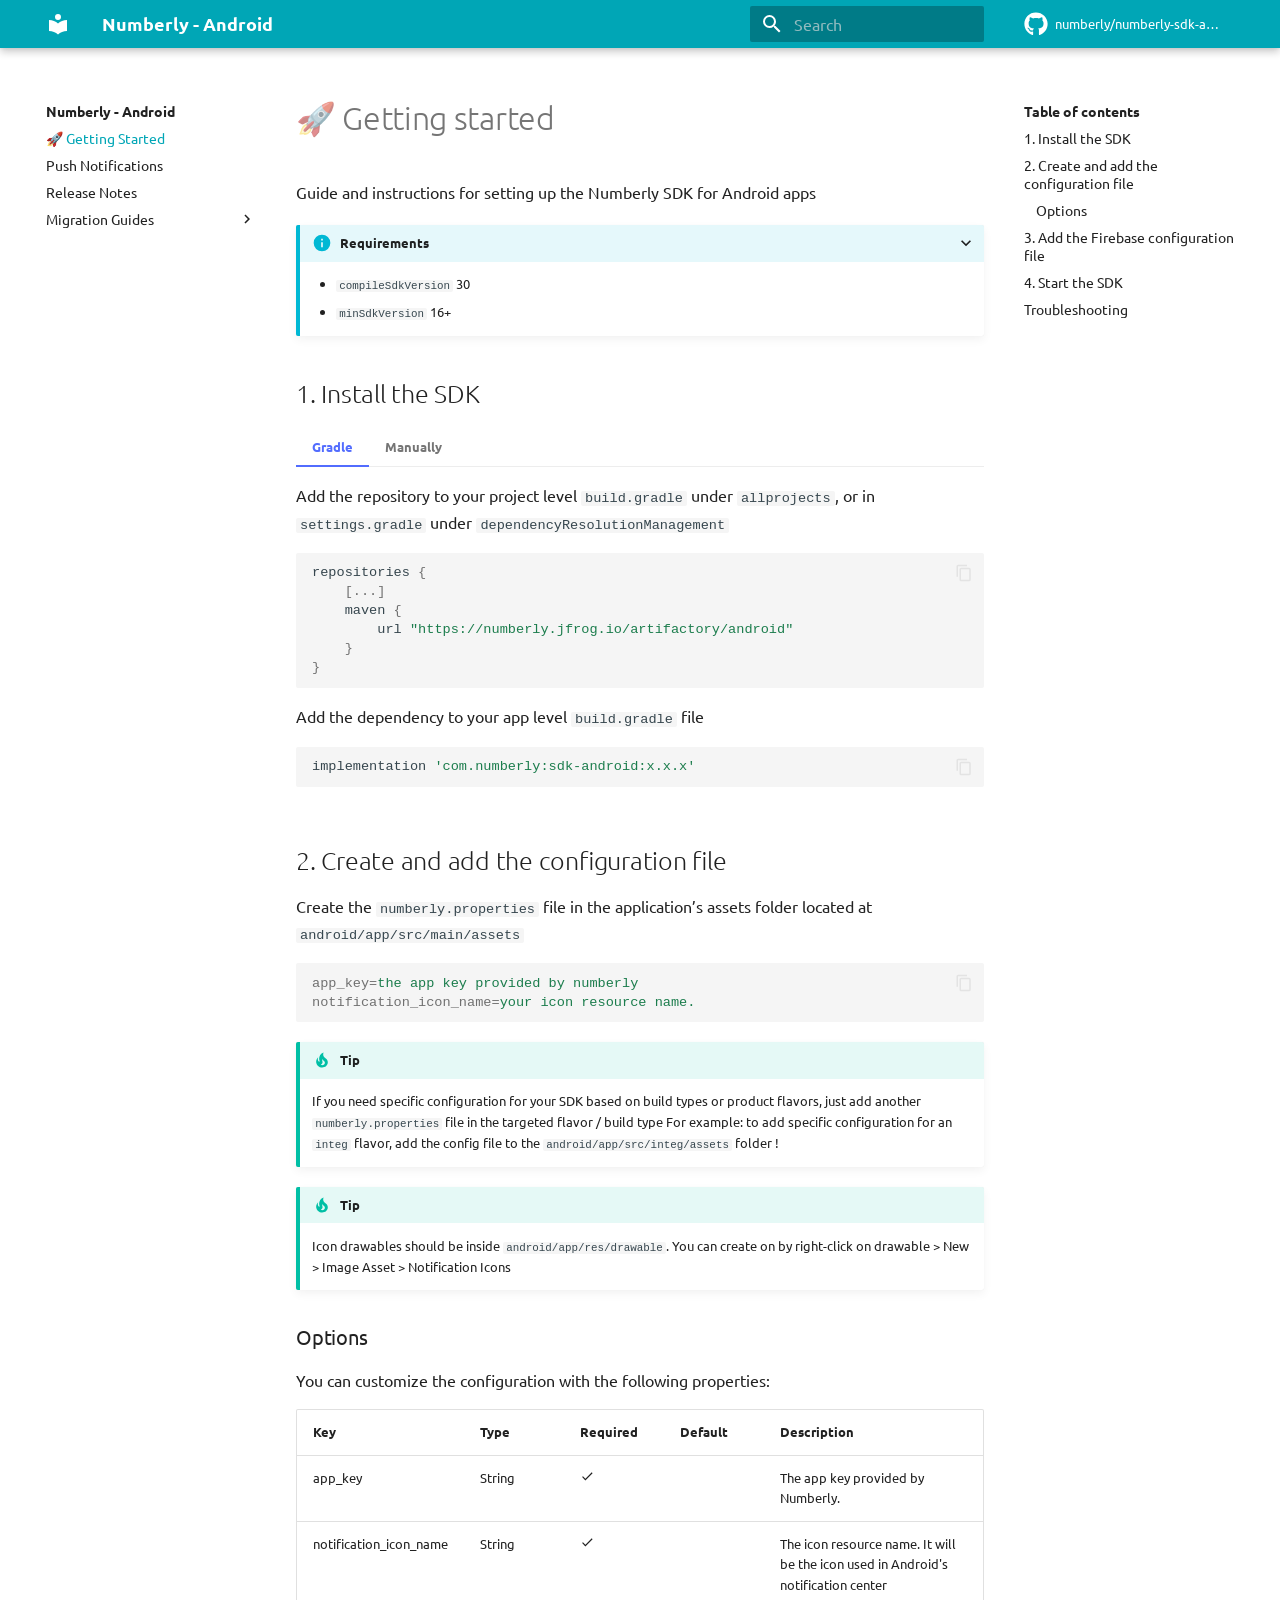
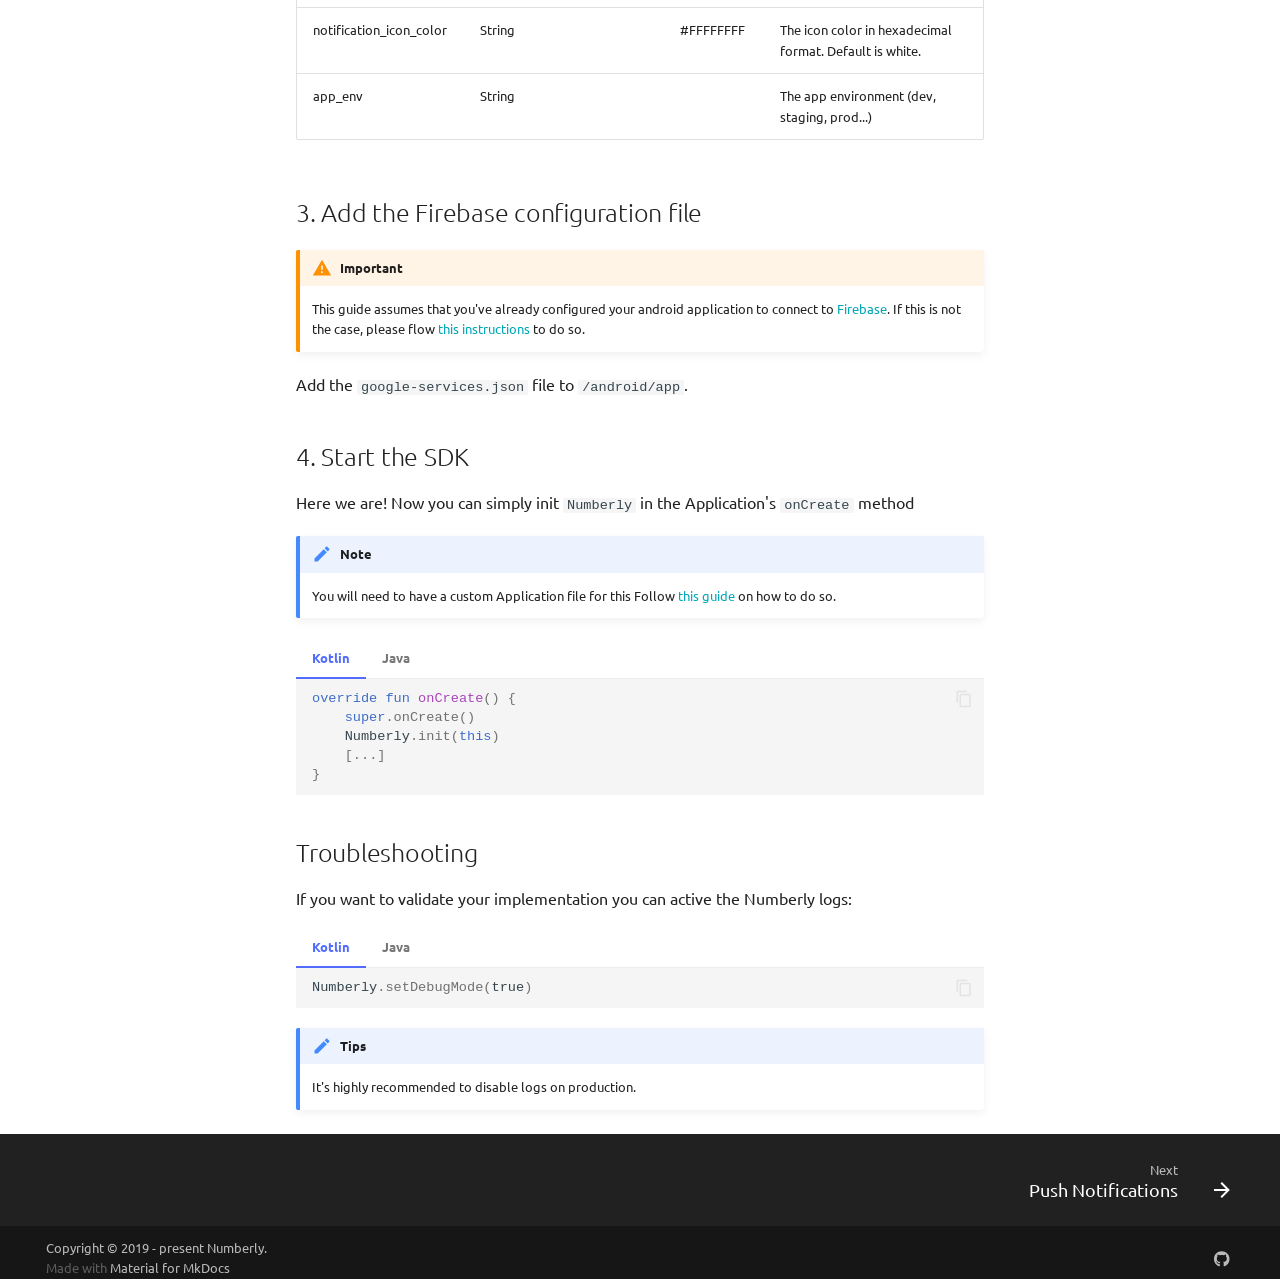
<file: index.html>
<!doctype html><html lang=en class=no-js> <head><meta charset=utf-8><meta name=viewport content="width=device-width,initial-scale=1"><meta name=description content="Numberly Android SDK Docs."><link href=https://numberly.github.io/numberly-sdk-android/ rel=canonical><link rel=icon href=assets/favicon.ico><meta name=generator content="mkdocs-1.3.1, mkdocs-material-8.4.1"><title>Numberly - Android</title><link rel=stylesheet href=assets/stylesheets/main.69437709.min.css><link rel=stylesheet href=assets/stylesheets/palette.cbb835fc.min.css><link rel=preconnect href=https://fonts.gstatic.com crossorigin><link rel=stylesheet href="https://fonts.googleapis.com/css?family=Ubuntu:300,300i,400,400i,700,700i%7CUbuntu+Mono:400,400i,700,700i&display=fallback"><style>:root{--md-text-font:"Ubuntu";--md-code-font:"Ubuntu Mono"}</style><link rel=stylesheet href=assets/css/custom.css><script>__md_scope=new URL(".",location),__md_hash=e=>[...e].reduce((e,_)=>(e<<5)-e+_.charCodeAt(0),0),__md_get=(e,_=localStorage,t=__md_scope)=>JSON.parse(_.getItem(t.pathname+"."+e)),__md_set=(e,_,t=localStorage,a=__md_scope)=>{try{t.setItem(a.pathname+"."+e,JSON.stringify(_))}catch(e){}}</script></head> <body dir=ltr data-md-color-scheme=preference data-md-color-primary data-md-color-accent> <input class=md-toggle data-md-toggle=drawer type=checkbox id=__drawer autocomplete=off> <input class=md-toggle data-md-toggle=search type=checkbox id=__search autocomplete=off> <label class=md-overlay for=__drawer></label> <div data-md-component=skip> <a href=#-getting-started class=md-skip> Skip to content </a> </div> <div data-md-component=announce> </div> <header class=md-header data-md-component=header> <nav class="md-header__inner md-grid" aria-label=Header> <a href=. title="Numberly - Android" class="md-header__button md-logo" aria-label="Numberly - Android" data-md-component=logo> <svg xmlns=http://www.w3.org/2000/svg viewbox="0 0 24 24"><path d="M12 8a3 3 0 0 0 3-3 3 3 0 0 0-3-3 3 3 0 0 0-3 3 3 3 0 0 0 3 3m0 3.54C9.64 9.35 6.5 8 3 8v11c3.5 0 6.64 1.35 9 3.54 2.36-2.19 5.5-3.54 9-3.54V8c-3.5 0-6.64 1.35-9 3.54Z"/></svg> </a> <label class="md-header__button md-icon" for=__drawer> <svg xmlns=http://www.w3.org/2000/svg viewbox="0 0 24 24"><path d="M3 6h18v2H3V6m0 5h18v2H3v-2m0 5h18v2H3v-2Z"/></svg> </label> <div class=md-header__title data-md-component=header-title> <div class=md-header__ellipsis> <div class=md-header__topic> <span class=md-ellipsis> Numberly - Android </span> </div> <div class=md-header__topic data-md-component=header-topic> <span class=md-ellipsis> 🚀 Getting Started </span> </div> </div> </div> <label class="md-header__button md-icon" for=__search> <svg xmlns=http://www.w3.org/2000/svg viewbox="0 0 24 24"><path d="M9.5 3A6.5 6.5 0 0 1 16 9.5c0 1.61-.59 3.09-1.56 4.23l.27.27h.79l5 5-1.5 1.5-5-5v-.79l-.27-.27A6.516 6.516 0 0 1 9.5 16 6.5 6.5 0 0 1 3 9.5 6.5 6.5 0 0 1 9.5 3m0 2C7 5 5 7 5 9.5S7 14 9.5 14 14 12 14 9.5 12 5 9.5 5Z"/></svg> </label> <div class=md-search data-md-component=search role=dialog> <label class=md-search__overlay for=__search></label> <div class=md-search__inner role=search> <form class=md-search__form name=search> <input type=text class=md-search__input name=query aria-label=Search placeholder=Search autocapitalize=off autocorrect=off autocomplete=off spellcheck=false data-md-component=search-query required> <label class="md-search__icon md-icon" for=__search> <svg xmlns=http://www.w3.org/2000/svg viewbox="0 0 24 24"><path d="M9.5 3A6.5 6.5 0 0 1 16 9.5c0 1.61-.59 3.09-1.56 4.23l.27.27h.79l5 5-1.5 1.5-5-5v-.79l-.27-.27A6.516 6.516 0 0 1 9.5 16 6.5 6.5 0 0 1 3 9.5 6.5 6.5 0 0 1 9.5 3m0 2C7 5 5 7 5 9.5S7 14 9.5 14 14 12 14 9.5 12 5 9.5 5Z"/></svg> <svg xmlns=http://www.w3.org/2000/svg viewbox="0 0 24 24"><path d="M20 11v2H8l5.5 5.5-1.42 1.42L4.16 12l7.92-7.92L13.5 5.5 8 11h12Z"/></svg> </label> <nav class=md-search__options aria-label=Search> <button type=reset class="md-search__icon md-icon" aria-label=Clear tabindex=-1> <svg xmlns=http://www.w3.org/2000/svg viewbox="0 0 24 24"><path d="M19 6.41 17.59 5 12 10.59 6.41 5 5 6.41 10.59 12 5 17.59 6.41 19 12 13.41 17.59 19 19 17.59 13.41 12 19 6.41Z"/></svg> </button> </nav> </form> <div class=md-search__output> <div class=md-search__scrollwrap data-md-scrollfix> <div class=md-search-result data-md-component=search-result> <div class=md-search-result__meta> Initializing search </div> <ol class=md-search-result__list></ol> </div> </div> </div> </div> </div> <div class=md-header__source> <a href=https://github.com/numberly/numberly-sdk-android title="Go to repository" class=md-source data-md-component=source> <div class="md-source__icon md-icon"> <svg xmlns=http://www.w3.org/2000/svg viewbox="0 0 496 512"><!-- Font Awesome Free 6.1.2 by @fontawesome - https://fontawesome.com License - https://fontawesome.com/license/free (Icons: CC BY 4.0, Fonts: SIL OFL 1.1, Code: MIT License) Copyright 2022 Fonticons, Inc.--><path d="M165.9 397.4c0 2-2.3 3.6-5.2 3.6-3.3.3-5.6-1.3-5.6-3.6 0-2 2.3-3.6 5.2-3.6 3-.3 5.6 1.3 5.6 3.6zm-31.1-4.5c-.7 2 1.3 4.3 4.3 4.9 2.6 1 5.6 0 6.2-2s-1.3-4.3-4.3-5.2c-2.6-.7-5.5.3-6.2 2.3zm44.2-1.7c-2.9.7-4.9 2.6-4.6 4.9.3 2 2.9 3.3 5.9 2.6 2.9-.7 4.9-2.6 4.6-4.6-.3-1.9-3-3.2-5.9-2.9zM244.8 8C106.1 8 0 113.3 0 252c0 110.9 69.8 205.8 169.5 239.2 12.8 2.3 17.3-5.6 17.3-12.1 0-6.2-.3-40.4-.3-61.4 0 0-70 15-84.7-29.8 0 0-11.4-29.1-27.8-36.6 0 0-22.9-15.7 1.6-15.4 0 0 24.9 2 38.6 25.8 21.9 38.6 58.6 27.5 72.9 20.9 2.3-16 8.8-27.1 16-33.7-55.9-6.2-112.3-14.3-112.3-110.5 0-27.5 7.6-41.3 23.6-58.9-2.6-6.5-11.1-33.3 2.6-67.9 20.9-6.5 69 27 69 27 20-5.6 41.5-8.5 62.8-8.5s42.8 2.9 62.8 8.5c0 0 48.1-33.6 69-27 13.7 34.7 5.2 61.4 2.6 67.9 16 17.7 25.8 31.5 25.8 58.9 0 96.5-58.9 104.2-114.8 110.5 9.2 7.9 17 22.9 17 46.4 0 33.7-.3 75.4-.3 83.6 0 6.5 4.6 14.4 17.3 12.1C428.2 457.8 496 362.9 496 252 496 113.3 383.5 8 244.8 8zM97.2 352.9c-1.3 1-1 3.3.7 5.2 1.6 1.6 3.9 2.3 5.2 1 1.3-1 1-3.3-.7-5.2-1.6-1.6-3.9-2.3-5.2-1zm-10.8-8.1c-.7 1.3.3 2.9 2.3 3.9 1.6 1 3.6.7 4.3-.7.7-1.3-.3-2.9-2.3-3.9-2-.6-3.6-.3-4.3.7zm32.4 35.6c-1.6 1.3-1 4.3 1.3 6.2 2.3 2.3 5.2 2.6 6.5 1 1.3-1.3.7-4.3-1.3-6.2-2.2-2.3-5.2-2.6-6.5-1zm-11.4-14.7c-1.6 1-1.6 3.6 0 5.9 1.6 2.3 4.3 3.3 5.6 2.3 1.6-1.3 1.6-3.9 0-6.2-1.4-2.3-4-3.3-5.6-2z"/></svg> </div> <div class=md-source__repository> numberly/numberly-sdk-android </div> </a> </div> </nav> </header> <div class=md-container data-md-component=container> <main class=md-main data-md-component=main> <div class="md-main__inner md-grid"> <div class="md-sidebar md-sidebar--primary" data-md-component=sidebar data-md-type=navigation> <div class=md-sidebar__scrollwrap> <div class=md-sidebar__inner> <nav class="md-nav md-nav--primary" aria-label=Navigation data-md-level=0> <label class=md-nav__title for=__drawer> <a href=. title="Numberly - Android" class="md-nav__button md-logo" aria-label="Numberly - Android" data-md-component=logo> <svg xmlns=http://www.w3.org/2000/svg viewbox="0 0 24 24"><path d="M12 8a3 3 0 0 0 3-3 3 3 0 0 0-3-3 3 3 0 0 0-3 3 3 3 0 0 0 3 3m0 3.54C9.64 9.35 6.5 8 3 8v11c3.5 0 6.64 1.35 9 3.54 2.36-2.19 5.5-3.54 9-3.54V8c-3.5 0-6.64 1.35-9 3.54Z"/></svg> </a> Numberly - Android </label> <div class=md-nav__source> <a href=https://github.com/numberly/numberly-sdk-android title="Go to repository" class=md-source data-md-component=source> <div class="md-source__icon md-icon"> <svg xmlns=http://www.w3.org/2000/svg viewbox="0 0 496 512"><!-- Font Awesome Free 6.1.2 by @fontawesome - https://fontawesome.com License - https://fontawesome.com/license/free (Icons: CC BY 4.0, Fonts: SIL OFL 1.1, Code: MIT License) Copyright 2022 Fonticons, Inc.--><path d="M165.9 397.4c0 2-2.3 3.6-5.2 3.6-3.3.3-5.6-1.3-5.6-3.6 0-2 2.3-3.6 5.2-3.6 3-.3 5.6 1.3 5.6 3.6zm-31.1-4.5c-.7 2 1.3 4.3 4.3 4.9 2.6 1 5.6 0 6.2-2s-1.3-4.3-4.3-5.2c-2.6-.7-5.5.3-6.2 2.3zm44.2-1.7c-2.9.7-4.9 2.6-4.6 4.9.3 2 2.9 3.3 5.9 2.6 2.9-.7 4.9-2.6 4.6-4.6-.3-1.9-3-3.2-5.9-2.9zM244.8 8C106.1 8 0 113.3 0 252c0 110.9 69.8 205.8 169.5 239.2 12.8 2.3 17.3-5.6 17.3-12.1 0-6.2-.3-40.4-.3-61.4 0 0-70 15-84.7-29.8 0 0-11.4-29.1-27.8-36.6 0 0-22.9-15.7 1.6-15.4 0 0 24.9 2 38.6 25.8 21.9 38.6 58.6 27.5 72.9 20.9 2.3-16 8.8-27.1 16-33.7-55.9-6.2-112.3-14.3-112.3-110.5 0-27.5 7.6-41.3 23.6-58.9-2.6-6.5-11.1-33.3 2.6-67.9 20.9-6.5 69 27 69 27 20-5.6 41.5-8.5 62.8-8.5s42.8 2.9 62.8 8.5c0 0 48.1-33.6 69-27 13.7 34.7 5.2 61.4 2.6 67.9 16 17.7 25.8 31.5 25.8 58.9 0 96.5-58.9 104.2-114.8 110.5 9.2 7.9 17 22.9 17 46.4 0 33.7-.3 75.4-.3 83.6 0 6.5 4.6 14.4 17.3 12.1C428.2 457.8 496 362.9 496 252 496 113.3 383.5 8 244.8 8zM97.2 352.9c-1.3 1-1 3.3.7 5.2 1.6 1.6 3.9 2.3 5.2 1 1.3-1 1-3.3-.7-5.2-1.6-1.6-3.9-2.3-5.2-1zm-10.8-8.1c-.7 1.3.3 2.9 2.3 3.9 1.6 1 3.6.7 4.3-.7.7-1.3-.3-2.9-2.3-3.9-2-.6-3.6-.3-4.3.7zm32.4 35.6c-1.6 1.3-1 4.3 1.3 6.2 2.3 2.3 5.2 2.6 6.5 1 1.3-1.3.7-4.3-1.3-6.2-2.2-2.3-5.2-2.6-6.5-1zm-11.4-14.7c-1.6 1-1.6 3.6 0 5.9 1.6 2.3 4.3 3.3 5.6 2.3 1.6-1.3 1.6-3.9 0-6.2-1.4-2.3-4-3.3-5.6-2z"/></svg> </div> <div class=md-source__repository> numberly/numberly-sdk-android </div> </a> </div> <ul class=md-nav__list data-md-scrollfix> <li class="md-nav__item md-nav__item--active"> <input class="md-nav__toggle md-toggle" data-md-toggle=toc type=checkbox id=__toc> <label class="md-nav__link md-nav__link--active" for=__toc> 🚀 Getting Started <span class="md-nav__icon md-icon"></span> </label> <a href=. class="md-nav__link md-nav__link--active"> 🚀 Getting Started </a> <nav class="md-nav md-nav--secondary" aria-label="Table of contents"> <label class=md-nav__title for=__toc> <span class="md-nav__icon md-icon"></span> Table of contents </label> <ul class=md-nav__list data-md-component=toc data-md-scrollfix> <li class=md-nav__item> <a href=#1-install-the-sdk class=md-nav__link> 1. Install the SDK </a> </li> <li class=md-nav__item> <a href=#2-create-and-add-the-configuration-file class=md-nav__link> 2. Create and add the configuration file </a> <nav class=md-nav aria-label="2. Create and add the configuration file"> <ul class=md-nav__list> <li class=md-nav__item> <a href=#options class=md-nav__link> Options </a> </li> </ul> </nav> </li> <li class=md-nav__item> <a href=#3-add-the-firebase-configuration-file class=md-nav__link> 3. Add the Firebase configuration file </a> </li> <li class=md-nav__item> <a href=#4-start-the-sdk class=md-nav__link> 4. Start the SDK </a> </li> <li class=md-nav__item> <a href=#troubleshooting class=md-nav__link> Troubleshooting </a> </li> </ul> </nav> </li> <li class=md-nav__item> <a href=push-notifications/ class=md-nav__link> Push Notifications </a> </li> <li class=md-nav__item> <a href=CHANGELOG/ class=md-nav__link> Release Notes </a> </li> <li class="md-nav__item md-nav__item--nested"> <input class="md-nav__toggle md-toggle" data-md-toggle=__nav_4 type=checkbox id=__nav_4> <label class=md-nav__link for=__nav_4> Migration Guides <span class="md-nav__icon md-icon"></span> </label> <nav class=md-nav aria-label="Migration Guides" data-md-level=1> <label class=md-nav__title for=__nav_4> <span class="md-nav__icon md-icon"></span> Migration Guides </label> <ul class=md-nav__list data-md-scrollfix> <li class=md-nav__item> <a href=migration-guides/0-1_to_1-1/ class=md-nav__link> From 0.1 to 1.0 </a> </li> </ul> </nav> </li> </ul> </nav> </div> </div> </div> <div class="md-sidebar md-sidebar--secondary" data-md-component=sidebar data-md-type=toc> <div class=md-sidebar__scrollwrap> <div class=md-sidebar__inner> <nav class="md-nav md-nav--secondary" aria-label="Table of contents"> <label class=md-nav__title for=__toc> <span class="md-nav__icon md-icon"></span> Table of contents </label> <ul class=md-nav__list data-md-component=toc data-md-scrollfix> <li class=md-nav__item> <a href=#1-install-the-sdk class=md-nav__link> 1. Install the SDK </a> </li> <li class=md-nav__item> <a href=#2-create-and-add-the-configuration-file class=md-nav__link> 2. Create and add the configuration file </a> <nav class=md-nav aria-label="2. Create and add the configuration file"> <ul class=md-nav__list> <li class=md-nav__item> <a href=#options class=md-nav__link> Options </a> </li> </ul> </nav> </li> <li class=md-nav__item> <a href=#3-add-the-firebase-configuration-file class=md-nav__link> 3. Add the Firebase configuration file </a> </li> <li class=md-nav__item> <a href=#4-start-the-sdk class=md-nav__link> 4. Start the SDK </a> </li> <li class=md-nav__item> <a href=#troubleshooting class=md-nav__link> Troubleshooting </a> </li> </ul> </nav> </div> </div> </div> <div class=md-content data-md-component=content> <article class="md-content__inner md-typeset"> <h1 id=-getting-started>🚀 Getting started<a class=headerlink href=#-getting-started title="Permanent link">&para;</a></h1> <p>Guide and instructions for setting up the Numberly SDK for Android apps</p> <details class=info open=open> <summary>Requirements</summary> <ul> <li><code>compileSdkVersion</code> 30</li> <li><code>minSdkVersion</code> 16+</li> </ul> </details> <h2 id=1-install-the-sdk>1. Install the SDK<a class=headerlink href=#1-install-the-sdk title="Permanent link">&para;</a></h2> <div class="tabbed-set tabbed-alternate" data-tabs=1:2><input checked=checked id=__tabbed_1_1 name=__tabbed_1 type=radio><input id=__tabbed_1_2 name=__tabbed_1 type=radio><div class=tabbed-labels><label for=__tabbed_1_1>Gradle</label><label for=__tabbed_1_2>Manually</label></div> <div class=tabbed-content> <div class=tabbed-block> <p>Add the repository to your project level <code>build.gradle</code> under <code>allprojects</code>, or in <code>settings.gradle</code> under <code>dependencyResolutionManagement</code> <div class=highlight><pre><span></span><code><span class=n>repositories</span><span class=w> </span><span class=o>{</span><span class=w></span>
<span class=w>    </span><span class=o>[...]</span><span class=w></span>
<span class=w>    </span><span class=n>maven</span><span class=w> </span><span class=o>{</span><span class=w></span>
<span class=w>        </span><span class=n>url</span><span class=w> </span><span class=s2>&quot;https://numberly.jfrog.io/artifactory/android&quot;</span><span class=w></span>
<span class=w>    </span><span class=o>}</span><span class=w></span>
<span class=o>}</span><span class=w></span>
</code></pre></div></p> <p>Add the dependency to your app level <code>build.gradle</code> file <div class=highlight><pre><span></span><code><span class=n>implementation</span><span class=w> </span><span class=s1>&#39;com.numberly:sdk-android:x.x.x&#39;</span><span class=w></span>
</code></pre></div></p> </div> <div class=tabbed-block> <ol> <li><a href=https://github.com/numberly/numberly-sdk-android/releases/latest>Download latest SDK version</a></li> <li>After unarchiving the downloaded <code>numberly-sdk-android-x.x.x.zip</code> file, include the <code>sdk-x.x.x.aar</code> in your <code>android/app/libs</code> folder.</li> <li>Make sure your lib folder is included in your app level <code>build.gradle</code> with its dependencies</li> </ol> <div class=highlight><pre><span></span><code><span class=n>apply</span><span class=w> </span><span class=nl>plugin:</span><span class=w> </span><span class=s1>&#39;kotlin-kapt&#39;</span><span class=w></span>

<span class=o>[...]</span><span class=w></span>

<span class=n>dependencies</span><span class=w> </span><span class=o>{</span><span class=w></span>

<span class=w>    </span><span class=n>implementation</span><span class=w> </span><span class=nf>fileTree</span><span class=o>(</span><span class=nl>dir:</span><span class=w> </span><span class=s1>&#39;libs&#39;</span><span class=o>,</span><span class=w> </span><span class=nl>include:</span><span class=w> </span><span class=o>[</span><span class=s1>&#39;*.aar&#39;</span><span class=o>])</span><span class=w></span>

<span class=w>    </span><span class=n>api</span><span class=w> </span><span class=s1>&#39;com.google.firebase:firebase-messaging:23.0.0&#39;</span><span class=w></span>
<span class=w>    </span><span class=n>api</span><span class=w> </span><span class=s2>&quot;org.jetbrains.kotlin:kotlin-stdlib:1.4.30&quot;</span><span class=w></span>
<span class=w>    </span><span class=n>api</span><span class=w> </span><span class=s1>&#39;org.jetbrains.kotlinx:kotlinx-coroutines-android:1.4.3&#39;</span><span class=w></span>
<span class=w>    </span><span class=n>api</span><span class=w> </span><span class=s1>&#39;androidx.lifecycle:lifecycle-extensions:2.2.0&#39;</span><span class=w></span>
<span class=w>    </span><span class=n>api</span><span class=w> </span><span class=s1>&#39;com.android.volley:volley:1.2.1&#39;</span><span class=w></span>
<span class=w>    </span><span class=n>api</span><span class=w> </span><span class=s1>&#39;androidx.room:room-runtime:2.4.0&#39;</span><span class=w></span>
<span class=w>    </span><span class=n>implementation</span><span class=w> </span><span class=s1>&#39;androidx.core:core-ktx:1.7.0&#39;</span><span class=w></span>
<span class=w>    </span><span class=n>kapt</span><span class=w> </span><span class=s1>&#39;androidx.room:room-compiler:2.4.0&#39;</span><span class=w></span>

<span class=w>    </span><span class=o>[...]</span><span class=w></span>
<span class=o>}</span><span class=w></span>
</code></pre></div> <div class="admonition important"> <p class=admonition-title>Important</p> <p>Download the <code>numberly-sdk-android-x.x.x.zip</code> not the source code zip.</p> </div> </div> </div> </div> <h2 id=2-create-and-add-the-configuration-file>2. Create and add the configuration file<a class=headerlink href=#2-create-and-add-the-configuration-file title="Permanent link">&para;</a></h2> <p>Create the <code>numberly.properties</code> file in the application’s assets folder located at <code>android/app/src/main/assets</code></p> <div class=highlight><pre><span></span><code><span class=na>app_key</span><span class=o>=</span><span class=s>the app key provided by numberly</span><span class=w></span>
<span class=na>notification_icon_name</span><span class=o>=</span><span class=s>your icon resource name.</span><span class=w></span>
</code></pre></div> <div class="admonition tip"> <p class=admonition-title>Tip</p> <p>If you need specific configuration for your SDK based on build types or product flavors, just add another <code>numberly.properties</code> file in the targeted flavor / build type For example: to add specific configuration for an <code>integ</code> flavor, add the config file to the <code>android/app/src/integ/assets</code> folder ! </p> </div> <div class="admonition tip"> <p class=admonition-title>Tip</p> <p>Icon drawables should be inside <code>android/app/res/drawable</code>. You can create on by right-click on drawable &gt; New &gt; Image Asset &gt; Notification Icons</p> </div> <h3 id=options>Options<a class=headerlink href=#options title="Permanent link">&para;</a></h3> <p>You can customize the configuration with the following properties:</p> <table> <thead> <tr> <th>Key</th> <th>Type</th> <th>Required</th> <th>Default</th> <th>Description</th> </tr> </thead> <tbody> <tr> <td>app_key</td> <td>String</td> <td><span class=twemoji><svg xmlns=http://www.w3.org/2000/svg viewbox="0 0 24 24"><path d="M21 7 9 19l-5.5-5.5 1.41-1.41L9 16.17 19.59 5.59 21 7Z"/></svg></span></td> <td></td> <td>The app key provided by Numberly.</td> </tr> <tr> <td>notification_icon_name</td> <td>String</td> <td><span class=twemoji><svg xmlns=http://www.w3.org/2000/svg viewbox="0 0 24 24"><path d="M21 7 9 19l-5.5-5.5 1.41-1.41L9 16.17 19.59 5.59 21 7Z"/></svg></span></td> <td></td> <td>The icon resource name. It will be the icon used in Android's notification center</td> </tr> <tr> <td>notification_icon_color</td> <td>String</td> <td></td> <td>#FFFFFFFF</td> <td>The icon color in hexadecimal format. Default is white.</td> </tr> <tr> <td>app_env</td> <td>String</td> <td></td> <td></td> <td>The app environment (dev, staging, prod...)</td> </tr> </tbody> </table> <h2 id=3-add-the-firebase-configuration-file>3. Add the Firebase configuration file<a class=headerlink href=#3-add-the-firebase-configuration-file title="Permanent link">&para;</a></h2> <div class="admonition warning"> <p class=admonition-title>Important</p> <p>This guide assumes that you've already configured your android application to connect to <a href=https://firebase.google.com>Firebase</a>. If this is not the case, please flow <a href=https://firebase.google.com/docs/android/setup#console>this instructions</a> to do so.</p> </div> <p>Add the <code>google-services.json</code> file to <code>/android/app</code>.</p> <h2 id=4-start-the-sdk>4. Start the SDK<a class=headerlink href=#4-start-the-sdk title="Permanent link">&para;</a></h2> <p>Here we are! Now you can simply init <code>Numberly</code> in the Application's <code>onCreate</code> method</p> <div class="admonition note"> <p class=admonition-title>Note</p> <p>You will need to have a custom Application file for this Follow <a href=https://guides.codepath.com/android/Understanding-the-Android-Application-Class>this guide</a> on how to do so. </p> </div> <div class="tabbed-set tabbed-alternate" data-tabs=2:2><input checked=checked id=__tabbed_2_1 name=__tabbed_2 type=radio><input id=__tabbed_2_2 name=__tabbed_2 type=radio><div class=tabbed-labels><label for=__tabbed_2_1>Kotlin</label><label for=__tabbed_2_2>Java</label></div> <div class=tabbed-content> <div class=tabbed-block> <div class=highlight><pre><span></span><code><span class=kd>override</span><span class=w> </span><span class=kd>fun</span><span class=w> </span><span class=nf>onCreate</span><span class=p>()</span><span class=w> </span><span class=p>{</span><span class=w></span>
<span class=w>    </span><span class=k>super</span><span class=p>.</span><span class=na>onCreate</span><span class=p>()</span><span class=w></span>
<span class=w>    </span><span class=n>Numberly</span><span class=p>.</span><span class=na>init</span><span class=p>(</span><span class=k>this</span><span class=p>)</span><span class=w></span>
<span class=w>    </span><span class=o>[</span><span class=p>...</span><span class=o>]</span><span class=w></span>
<span class=p>}</span><span class=w></span>
</code></pre></div> </div> <div class=tabbed-block> <div class=highlight><pre><span></span><code><span class=nd>@Override</span><span class=w></span>
<span class=kd>public</span><span class=w> </span><span class=kt>void</span><span class=w> </span><span class=nf>onCreate</span><span class=p>()</span><span class=w> </span><span class=p>{</span><span class=w></span>
<span class=w>    </span><span class=kd>super</span><span class=p>.</span><span class=na>onCreate</span><span class=p>();</span><span class=w></span>
<span class=w>    </span><span class=n>Numberly</span><span class=p>.</span><span class=na>init</span><span class=p>(</span><span class=k>this</span><span class=p>);</span><span class=w></span>
<span class=w>    </span><span class=o>[</span><span class=p>...</span><span class=o>]</span><span class=w></span>
<span class=p>}</span><span class=w></span>
</code></pre></div> </div> </div> </div> <h2 id=troubleshooting>Troubleshooting<a class=headerlink href=#troubleshooting title="Permanent link">&para;</a></h2> <p>If you want to validate your implementation you can active the Numberly logs:</p> <div class="tabbed-set tabbed-alternate" data-tabs=3:2><input checked=checked id=__tabbed_3_1 name=__tabbed_3 type=radio><input id=__tabbed_3_2 name=__tabbed_3 type=radio><div class=tabbed-labels><label for=__tabbed_3_1>Kotlin</label><label for=__tabbed_3_2>Java</label></div> <div class=tabbed-content> <div class=tabbed-block> <div class=highlight><pre><span></span><code><span class=n>Numberly</span><span class=p>.</span><span class=na>setDebugMode</span><span class=p>(</span><span class=kc>true</span><span class=p>)</span><span class=w></span>
</code></pre></div> </div> <div class=tabbed-block> <div class=highlight><pre><span></span><code><span class=n>Numberly</span><span class=p>.</span><span class=na>setDebugMode</span><span class=p>(</span><span class=kc>true</span><span class=p>);</span><span class=w></span>
</code></pre></div> </div> </div> </div> <div class="admonition tips"> <p class=admonition-title>Tips</p> <p>It's highly recommended to disable logs on production.</p> </div> </article> <script>var tabs=__md_get("__tabs");if(Array.isArray(tabs))e:for(var set of document.querySelectorAll(".tabbed-set")){var tab,labels=set.querySelector(".tabbed-labels");for(tab of tabs)for(var label of labels.getElementsByTagName("label"))if(label.innerText.trim()===tab){var input=document.getElementById(label.htmlFor);input.checked=!0;continue e}}</script> </div> </div> </main> <footer class=md-footer> <nav class="md-footer__inner md-grid" aria-label=Footer> <a href=push-notifications/ class="md-footer__link md-footer__link--next" aria-label="Next: Push Notifications" rel=next> <div class=md-footer__title> <div class=md-ellipsis> <span class=md-footer__direction> Next </span> Push Notifications </div> </div> <div class="md-footer__button md-icon"> <svg xmlns=http://www.w3.org/2000/svg viewbox="0 0 24 24"><path d="M4 11v2h12l-5.5 5.5 1.42 1.42L19.84 12l-7.92-7.92L10.5 5.5 16 11H4Z"/></svg> </div> </a> </nav> <div class="md-footer-meta md-typeset"> <div class="md-footer-meta__inner md-grid"> <div class=md-copyright> <div class=md-copyright__highlight> Copyright &copy; 2019 - present Numberly. </div> Made with <a href=https://squidfunk.github.io/mkdocs-material/ target=_blank rel=noopener> Material for MkDocs </a> </div> <div class=md-social> <a href=https://github.com/numberly target=_blank rel=noopener title=github.com class=md-social__link> <svg xmlns=http://www.w3.org/2000/svg viewbox="0 0 496 512"><!-- Font Awesome Free 6.1.2 by @fontawesome - https://fontawesome.com License - https://fontawesome.com/license/free (Icons: CC BY 4.0, Fonts: SIL OFL 1.1, Code: MIT License) Copyright 2022 Fonticons, Inc.--><path d="M165.9 397.4c0 2-2.3 3.6-5.2 3.6-3.3.3-5.6-1.3-5.6-3.6 0-2 2.3-3.6 5.2-3.6 3-.3 5.6 1.3 5.6 3.6zm-31.1-4.5c-.7 2 1.3 4.3 4.3 4.9 2.6 1 5.6 0 6.2-2s-1.3-4.3-4.3-5.2c-2.6-.7-5.5.3-6.2 2.3zm44.2-1.7c-2.9.7-4.9 2.6-4.6 4.9.3 2 2.9 3.3 5.9 2.6 2.9-.7 4.9-2.6 4.6-4.6-.3-1.9-3-3.2-5.9-2.9zM244.8 8C106.1 8 0 113.3 0 252c0 110.9 69.8 205.8 169.5 239.2 12.8 2.3 17.3-5.6 17.3-12.1 0-6.2-.3-40.4-.3-61.4 0 0-70 15-84.7-29.8 0 0-11.4-29.1-27.8-36.6 0 0-22.9-15.7 1.6-15.4 0 0 24.9 2 38.6 25.8 21.9 38.6 58.6 27.5 72.9 20.9 2.3-16 8.8-27.1 16-33.7-55.9-6.2-112.3-14.3-112.3-110.5 0-27.5 7.6-41.3 23.6-58.9-2.6-6.5-11.1-33.3 2.6-67.9 20.9-6.5 69 27 69 27 20-5.6 41.5-8.5 62.8-8.5s42.8 2.9 62.8 8.5c0 0 48.1-33.6 69-27 13.7 34.7 5.2 61.4 2.6 67.9 16 17.7 25.8 31.5 25.8 58.9 0 96.5-58.9 104.2-114.8 110.5 9.2 7.9 17 22.9 17 46.4 0 33.7-.3 75.4-.3 83.6 0 6.5 4.6 14.4 17.3 12.1C428.2 457.8 496 362.9 496 252 496 113.3 383.5 8 244.8 8zM97.2 352.9c-1.3 1-1 3.3.7 5.2 1.6 1.6 3.9 2.3 5.2 1 1.3-1 1-3.3-.7-5.2-1.6-1.6-3.9-2.3-5.2-1zm-10.8-8.1c-.7 1.3.3 2.9 2.3 3.9 1.6 1 3.6.7 4.3-.7.7-1.3-.3-2.9-2.3-3.9-2-.6-3.6-.3-4.3.7zm32.4 35.6c-1.6 1.3-1 4.3 1.3 6.2 2.3 2.3 5.2 2.6 6.5 1 1.3-1.3.7-4.3-1.3-6.2-2.2-2.3-5.2-2.6-6.5-1zm-11.4-14.7c-1.6 1-1.6 3.6 0 5.9 1.6 2.3 4.3 3.3 5.6 2.3 1.6-1.3 1.6-3.9 0-6.2-1.4-2.3-4-3.3-5.6-2z"/></svg> </a> </div> </div> </div> </footer> </div> <div class=md-dialog data-md-component=dialog> <div class="md-dialog__inner md-typeset"></div> </div> <script id=__config type=application/json>{"base": ".", "features": ["content.tabs.link"], "search": "assets/javascripts/workers/search.ecf98df9.min.js", "translations": {"clipboard.copied": "Copied to clipboard", "clipboard.copy": "Copy to clipboard", "search.config.lang": "en", "search.config.pipeline": "trimmer, stopWordFilter", "search.config.separator": "[\\s\\-]+", "search.placeholder": "Search", "search.result.more.one": "1 more on this page", "search.result.more.other": "# more on this page", "search.result.none": "No matching documents", "search.result.one": "1 matching document", "search.result.other": "# matching documents", "search.result.placeholder": "Type to start searching", "search.result.term.missing": "Missing", "select.version.title": "Select version"}}</script> <script src=assets/javascripts/bundle.9c69f0bc.min.js></script> </body> </html>
</file>
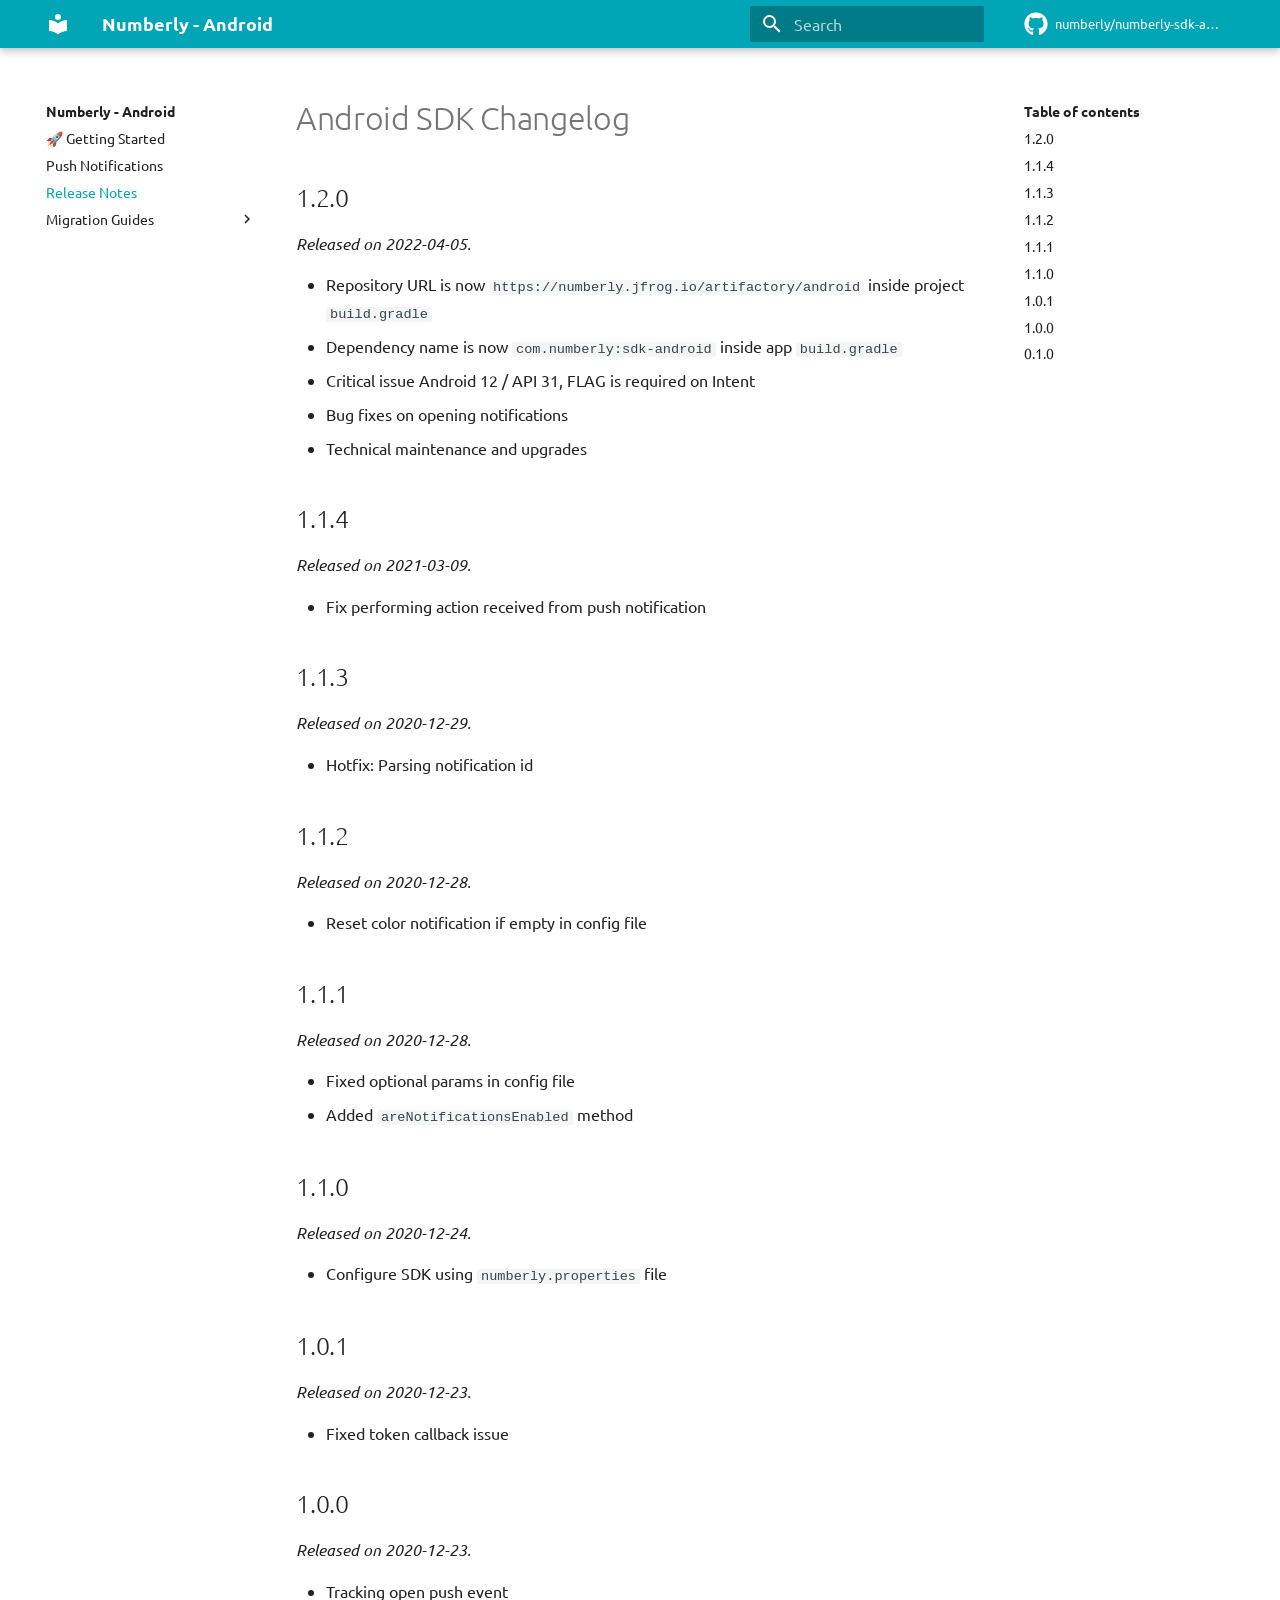
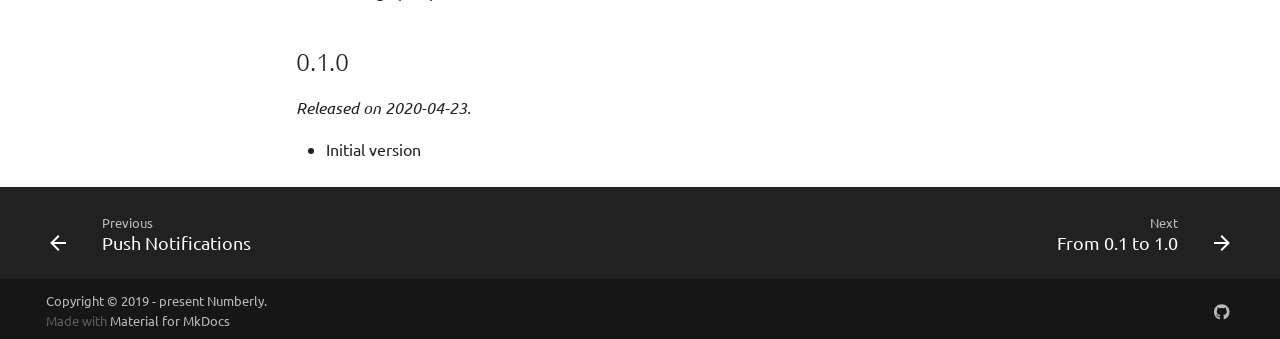
<file: CHANGELOG/index.html>
<!doctype html><html lang=en class=no-js> <head><meta charset=utf-8><meta name=viewport content="width=device-width,initial-scale=1"><meta name=description content="Numberly Android SDK Docs."><link href=https://numberly.github.io/numberly-sdk-android/CHANGELOG/ rel=canonical><link rel=icon href=../assets/favicon.ico><meta name=generator content="mkdocs-1.3.1, mkdocs-material-8.4.1"><title>Release Notes - Numberly - Android</title><link rel=stylesheet href=../assets/stylesheets/main.69437709.min.css><link rel=stylesheet href=../assets/stylesheets/palette.cbb835fc.min.css><link rel=preconnect href=https://fonts.gstatic.com crossorigin><link rel=stylesheet href="https://fonts.googleapis.com/css?family=Ubuntu:300,300i,400,400i,700,700i%7CUbuntu+Mono:400,400i,700,700i&display=fallback"><style>:root{--md-text-font:"Ubuntu";--md-code-font:"Ubuntu Mono"}</style><link rel=stylesheet href=../assets/css/custom.css><script>__md_scope=new URL("..",location),__md_hash=e=>[...e].reduce((e,_)=>(e<<5)-e+_.charCodeAt(0),0),__md_get=(e,_=localStorage,t=__md_scope)=>JSON.parse(_.getItem(t.pathname+"."+e)),__md_set=(e,_,t=localStorage,a=__md_scope)=>{try{t.setItem(a.pathname+"."+e,JSON.stringify(_))}catch(e){}}</script></head> <body dir=ltr data-md-color-scheme=preference data-md-color-primary data-md-color-accent> <input class=md-toggle data-md-toggle=drawer type=checkbox id=__drawer autocomplete=off> <input class=md-toggle data-md-toggle=search type=checkbox id=__search autocomplete=off> <label class=md-overlay for=__drawer></label> <div data-md-component=skip> <a href=#android-sdk-changelog class=md-skip> Skip to content </a> </div> <div data-md-component=announce> </div> <header class=md-header data-md-component=header> <nav class="md-header__inner md-grid" aria-label=Header> <a href=.. title="Numberly - Android" class="md-header__button md-logo" aria-label="Numberly - Android" data-md-component=logo> <svg xmlns=http://www.w3.org/2000/svg viewbox="0 0 24 24"><path d="M12 8a3 3 0 0 0 3-3 3 3 0 0 0-3-3 3 3 0 0 0-3 3 3 3 0 0 0 3 3m0 3.54C9.64 9.35 6.5 8 3 8v11c3.5 0 6.64 1.35 9 3.54 2.36-2.19 5.5-3.54 9-3.54V8c-3.5 0-6.64 1.35-9 3.54Z"/></svg> </a> <label class="md-header__button md-icon" for=__drawer> <svg xmlns=http://www.w3.org/2000/svg viewbox="0 0 24 24"><path d="M3 6h18v2H3V6m0 5h18v2H3v-2m0 5h18v2H3v-2Z"/></svg> </label> <div class=md-header__title data-md-component=header-title> <div class=md-header__ellipsis> <div class=md-header__topic> <span class=md-ellipsis> Numberly - Android </span> </div> <div class=md-header__topic data-md-component=header-topic> <span class=md-ellipsis> Release Notes </span> </div> </div> </div> <label class="md-header__button md-icon" for=__search> <svg xmlns=http://www.w3.org/2000/svg viewbox="0 0 24 24"><path d="M9.5 3A6.5 6.5 0 0 1 16 9.5c0 1.61-.59 3.09-1.56 4.23l.27.27h.79l5 5-1.5 1.5-5-5v-.79l-.27-.27A6.516 6.516 0 0 1 9.5 16 6.5 6.5 0 0 1 3 9.5 6.5 6.5 0 0 1 9.5 3m0 2C7 5 5 7 5 9.5S7 14 9.5 14 14 12 14 9.5 12 5 9.5 5Z"/></svg> </label> <div class=md-search data-md-component=search role=dialog> <label class=md-search__overlay for=__search></label> <div class=md-search__inner role=search> <form class=md-search__form name=search> <input type=text class=md-search__input name=query aria-label=Search placeholder=Search autocapitalize=off autocorrect=off autocomplete=off spellcheck=false data-md-component=search-query required> <label class="md-search__icon md-icon" for=__search> <svg xmlns=http://www.w3.org/2000/svg viewbox="0 0 24 24"><path d="M9.5 3A6.5 6.5 0 0 1 16 9.5c0 1.61-.59 3.09-1.56 4.23l.27.27h.79l5 5-1.5 1.5-5-5v-.79l-.27-.27A6.516 6.516 0 0 1 9.5 16 6.5 6.5 0 0 1 3 9.5 6.5 6.5 0 0 1 9.5 3m0 2C7 5 5 7 5 9.5S7 14 9.5 14 14 12 14 9.5 12 5 9.5 5Z"/></svg> <svg xmlns=http://www.w3.org/2000/svg viewbox="0 0 24 24"><path d="M20 11v2H8l5.5 5.5-1.42 1.42L4.16 12l7.92-7.92L13.5 5.5 8 11h12Z"/></svg> </label> <nav class=md-search__options aria-label=Search> <button type=reset class="md-search__icon md-icon" aria-label=Clear tabindex=-1> <svg xmlns=http://www.w3.org/2000/svg viewbox="0 0 24 24"><path d="M19 6.41 17.59 5 12 10.59 6.41 5 5 6.41 10.59 12 5 17.59 6.41 19 12 13.41 17.59 19 19 17.59 13.41 12 19 6.41Z"/></svg> </button> </nav> </form> <div class=md-search__output> <div class=md-search__scrollwrap data-md-scrollfix> <div class=md-search-result data-md-component=search-result> <div class=md-search-result__meta> Initializing search </div> <ol class=md-search-result__list></ol> </div> </div> </div> </div> </div> <div class=md-header__source> <a href=https://github.com/numberly/numberly-sdk-android title="Go to repository" class=md-source data-md-component=source> <div class="md-source__icon md-icon"> <svg xmlns=http://www.w3.org/2000/svg viewbox="0 0 496 512"><!-- Font Awesome Free 6.1.2 by @fontawesome - https://fontawesome.com License - https://fontawesome.com/license/free (Icons: CC BY 4.0, Fonts: SIL OFL 1.1, Code: MIT License) Copyright 2022 Fonticons, Inc.--><path d="M165.9 397.4c0 2-2.3 3.6-5.2 3.6-3.3.3-5.6-1.3-5.6-3.6 0-2 2.3-3.6 5.2-3.6 3-.3 5.6 1.3 5.6 3.6zm-31.1-4.5c-.7 2 1.3 4.3 4.3 4.9 2.6 1 5.6 0 6.2-2s-1.3-4.3-4.3-5.2c-2.6-.7-5.5.3-6.2 2.3zm44.2-1.7c-2.9.7-4.9 2.6-4.6 4.9.3 2 2.9 3.3 5.9 2.6 2.9-.7 4.9-2.6 4.6-4.6-.3-1.9-3-3.2-5.9-2.9zM244.8 8C106.1 8 0 113.3 0 252c0 110.9 69.8 205.8 169.5 239.2 12.8 2.3 17.3-5.6 17.3-12.1 0-6.2-.3-40.4-.3-61.4 0 0-70 15-84.7-29.8 0 0-11.4-29.1-27.8-36.6 0 0-22.9-15.7 1.6-15.4 0 0 24.9 2 38.6 25.8 21.9 38.6 58.6 27.5 72.9 20.9 2.3-16 8.8-27.1 16-33.7-55.9-6.2-112.3-14.3-112.3-110.5 0-27.5 7.6-41.3 23.6-58.9-2.6-6.5-11.1-33.3 2.6-67.9 20.9-6.5 69 27 69 27 20-5.6 41.5-8.5 62.8-8.5s42.8 2.9 62.8 8.5c0 0 48.1-33.6 69-27 13.7 34.7 5.2 61.4 2.6 67.9 16 17.7 25.8 31.5 25.8 58.9 0 96.5-58.9 104.2-114.8 110.5 9.2 7.9 17 22.9 17 46.4 0 33.7-.3 75.4-.3 83.6 0 6.5 4.6 14.4 17.3 12.1C428.2 457.8 496 362.9 496 252 496 113.3 383.5 8 244.8 8zM97.2 352.9c-1.3 1-1 3.3.7 5.2 1.6 1.6 3.9 2.3 5.2 1 1.3-1 1-3.3-.7-5.2-1.6-1.6-3.9-2.3-5.2-1zm-10.8-8.1c-.7 1.3.3 2.9 2.3 3.9 1.6 1 3.6.7 4.3-.7.7-1.3-.3-2.9-2.3-3.9-2-.6-3.6-.3-4.3.7zm32.4 35.6c-1.6 1.3-1 4.3 1.3 6.2 2.3 2.3 5.2 2.6 6.5 1 1.3-1.3.7-4.3-1.3-6.2-2.2-2.3-5.2-2.6-6.5-1zm-11.4-14.7c-1.6 1-1.6 3.6 0 5.9 1.6 2.3 4.3 3.3 5.6 2.3 1.6-1.3 1.6-3.9 0-6.2-1.4-2.3-4-3.3-5.6-2z"/></svg> </div> <div class=md-source__repository> numberly/numberly-sdk-android </div> </a> </div> </nav> </header> <div class=md-container data-md-component=container> <main class=md-main data-md-component=main> <div class="md-main__inner md-grid"> <div class="md-sidebar md-sidebar--primary" data-md-component=sidebar data-md-type=navigation> <div class=md-sidebar__scrollwrap> <div class=md-sidebar__inner> <nav class="md-nav md-nav--primary" aria-label=Navigation data-md-level=0> <label class=md-nav__title for=__drawer> <a href=.. title="Numberly - Android" class="md-nav__button md-logo" aria-label="Numberly - Android" data-md-component=logo> <svg xmlns=http://www.w3.org/2000/svg viewbox="0 0 24 24"><path d="M12 8a3 3 0 0 0 3-3 3 3 0 0 0-3-3 3 3 0 0 0-3 3 3 3 0 0 0 3 3m0 3.54C9.64 9.35 6.5 8 3 8v11c3.5 0 6.64 1.35 9 3.54 2.36-2.19 5.5-3.54 9-3.54V8c-3.5 0-6.64 1.35-9 3.54Z"/></svg> </a> Numberly - Android </label> <div class=md-nav__source> <a href=https://github.com/numberly/numberly-sdk-android title="Go to repository" class=md-source data-md-component=source> <div class="md-source__icon md-icon"> <svg xmlns=http://www.w3.org/2000/svg viewbox="0 0 496 512"><!-- Font Awesome Free 6.1.2 by @fontawesome - https://fontawesome.com License - https://fontawesome.com/license/free (Icons: CC BY 4.0, Fonts: SIL OFL 1.1, Code: MIT License) Copyright 2022 Fonticons, Inc.--><path d="M165.9 397.4c0 2-2.3 3.6-5.2 3.6-3.3.3-5.6-1.3-5.6-3.6 0-2 2.3-3.6 5.2-3.6 3-.3 5.6 1.3 5.6 3.6zm-31.1-4.5c-.7 2 1.3 4.3 4.3 4.9 2.6 1 5.6 0 6.2-2s-1.3-4.3-4.3-5.2c-2.6-.7-5.5.3-6.2 2.3zm44.2-1.7c-2.9.7-4.9 2.6-4.6 4.9.3 2 2.9 3.3 5.9 2.6 2.9-.7 4.9-2.6 4.6-4.6-.3-1.9-3-3.2-5.9-2.9zM244.8 8C106.1 8 0 113.3 0 252c0 110.9 69.8 205.8 169.5 239.2 12.8 2.3 17.3-5.6 17.3-12.1 0-6.2-.3-40.4-.3-61.4 0 0-70 15-84.7-29.8 0 0-11.4-29.1-27.8-36.6 0 0-22.9-15.7 1.6-15.4 0 0 24.9 2 38.6 25.8 21.9 38.6 58.6 27.5 72.9 20.9 2.3-16 8.8-27.1 16-33.7-55.9-6.2-112.3-14.3-112.3-110.5 0-27.5 7.6-41.3 23.6-58.9-2.6-6.5-11.1-33.3 2.6-67.9 20.9-6.5 69 27 69 27 20-5.6 41.5-8.5 62.8-8.5s42.8 2.9 62.8 8.5c0 0 48.1-33.6 69-27 13.7 34.7 5.2 61.4 2.6 67.9 16 17.7 25.8 31.5 25.8 58.9 0 96.5-58.9 104.2-114.8 110.5 9.2 7.9 17 22.9 17 46.4 0 33.7-.3 75.4-.3 83.6 0 6.5 4.6 14.4 17.3 12.1C428.2 457.8 496 362.9 496 252 496 113.3 383.5 8 244.8 8zM97.2 352.9c-1.3 1-1 3.3.7 5.2 1.6 1.6 3.9 2.3 5.2 1 1.3-1 1-3.3-.7-5.2-1.6-1.6-3.9-2.3-5.2-1zm-10.8-8.1c-.7 1.3.3 2.9 2.3 3.9 1.6 1 3.6.7 4.3-.7.7-1.3-.3-2.9-2.3-3.9-2-.6-3.6-.3-4.3.7zm32.4 35.6c-1.6 1.3-1 4.3 1.3 6.2 2.3 2.3 5.2 2.6 6.5 1 1.3-1.3.7-4.3-1.3-6.2-2.2-2.3-5.2-2.6-6.5-1zm-11.4-14.7c-1.6 1-1.6 3.6 0 5.9 1.6 2.3 4.3 3.3 5.6 2.3 1.6-1.3 1.6-3.9 0-6.2-1.4-2.3-4-3.3-5.6-2z"/></svg> </div> <div class=md-source__repository> numberly/numberly-sdk-android </div> </a> </div> <ul class=md-nav__list data-md-scrollfix> <li class=md-nav__item> <a href=.. class=md-nav__link> 🚀 Getting Started </a> </li> <li class=md-nav__item> <a href=../push-notifications/ class=md-nav__link> Push Notifications </a> </li> <li class="md-nav__item md-nav__item--active"> <input class="md-nav__toggle md-toggle" data-md-toggle=toc type=checkbox id=__toc> <label class="md-nav__link md-nav__link--active" for=__toc> Release Notes <span class="md-nav__icon md-icon"></span> </label> <a href=./ class="md-nav__link md-nav__link--active"> Release Notes </a> <nav class="md-nav md-nav--secondary" aria-label="Table of contents"> <label class=md-nav__title for=__toc> <span class="md-nav__icon md-icon"></span> Table of contents </label> <ul class=md-nav__list data-md-component=toc data-md-scrollfix> <li class=md-nav__item> <a href=#120 class=md-nav__link> 1.2.0 </a> </li> <li class=md-nav__item> <a href=#114 class=md-nav__link> 1.1.4 </a> </li> <li class=md-nav__item> <a href=#113 class=md-nav__link> 1.1.3 </a> </li> <li class=md-nav__item> <a href=#112 class=md-nav__link> 1.1.2 </a> </li> <li class=md-nav__item> <a href=#111 class=md-nav__link> 1.1.1 </a> </li> <li class=md-nav__item> <a href=#110 class=md-nav__link> 1.1.0 </a> </li> <li class=md-nav__item> <a href=#101 class=md-nav__link> 1.0.1 </a> </li> <li class=md-nav__item> <a href=#100 class=md-nav__link> 1.0.0 </a> </li> <li class=md-nav__item> <a href=#010 class=md-nav__link> 0.1.0 </a> </li> </ul> </nav> </li> <li class="md-nav__item md-nav__item--nested"> <input class="md-nav__toggle md-toggle" data-md-toggle=__nav_4 type=checkbox id=__nav_4> <label class=md-nav__link for=__nav_4> Migration Guides <span class="md-nav__icon md-icon"></span> </label> <nav class=md-nav aria-label="Migration Guides" data-md-level=1> <label class=md-nav__title for=__nav_4> <span class="md-nav__icon md-icon"></span> Migration Guides </label> <ul class=md-nav__list data-md-scrollfix> <li class=md-nav__item> <a href=../migration-guides/0-1_to_1-1/ class=md-nav__link> From 0.1 to 1.0 </a> </li> </ul> </nav> </li> </ul> </nav> </div> </div> </div> <div class="md-sidebar md-sidebar--secondary" data-md-component=sidebar data-md-type=toc> <div class=md-sidebar__scrollwrap> <div class=md-sidebar__inner> <nav class="md-nav md-nav--secondary" aria-label="Table of contents"> <label class=md-nav__title for=__toc> <span class="md-nav__icon md-icon"></span> Table of contents </label> <ul class=md-nav__list data-md-component=toc data-md-scrollfix> <li class=md-nav__item> <a href=#120 class=md-nav__link> 1.2.0 </a> </li> <li class=md-nav__item> <a href=#114 class=md-nav__link> 1.1.4 </a> </li> <li class=md-nav__item> <a href=#113 class=md-nav__link> 1.1.3 </a> </li> <li class=md-nav__item> <a href=#112 class=md-nav__link> 1.1.2 </a> </li> <li class=md-nav__item> <a href=#111 class=md-nav__link> 1.1.1 </a> </li> <li class=md-nav__item> <a href=#110 class=md-nav__link> 1.1.0 </a> </li> <li class=md-nav__item> <a href=#101 class=md-nav__link> 1.0.1 </a> </li> <li class=md-nav__item> <a href=#100 class=md-nav__link> 1.0.0 </a> </li> <li class=md-nav__item> <a href=#010 class=md-nav__link> 0.1.0 </a> </li> </ul> </nav> </div> </div> </div> <div class=md-content data-md-component=content> <article class="md-content__inner md-typeset"> <h1 id=android-sdk-changelog>Android SDK Changelog<a class=headerlink href=#android-sdk-changelog title="Permanent link">&para;</a></h1> <h2 id=120>1.2.0<a class=headerlink href=#120 title="Permanent link">&para;</a></h2> <p><em>Released on 2022-04-05.</em></p> <ul> <li>Repository URL is now <code>https://numberly.jfrog.io/artifactory/android</code> inside project <code>build.gradle</code></li> <li>Dependency name is now <code>com.numberly:sdk-android</code> inside app <code>build.gradle</code></li> <li>Critical issue Android 12 / API 31, FLAG is required on Intent</li> <li>Bug fixes on opening notifications</li> <li>Technical maintenance and upgrades</li> </ul> <h2 id=114>1.1.4<a class=headerlink href=#114 title="Permanent link">&para;</a></h2> <p><em>Released on 2021-03-09.</em></p> <ul> <li>Fix performing action received from push notification</li> </ul> <h2 id=113>1.1.3<a class=headerlink href=#113 title="Permanent link">&para;</a></h2> <p><em>Released on 2020-12-29.</em></p> <ul> <li>Hotfix: Parsing notification id</li> </ul> <h2 id=112>1.1.2<a class=headerlink href=#112 title="Permanent link">&para;</a></h2> <p><em>Released on 2020-12-28.</em></p> <ul> <li>Reset color notification if empty in config file</li> </ul> <h2 id=111>1.1.1<a class=headerlink href=#111 title="Permanent link">&para;</a></h2> <p><em>Released on 2020-12-28.</em></p> <ul> <li>Fixed optional params in config file</li> <li>Added <code>areNotificationsEnabled</code> method</li> </ul> <h2 id=110>1.1.0<a class=headerlink href=#110 title="Permanent link">&para;</a></h2> <p><em>Released on 2020-12-24.</em></p> <ul> <li>Configure SDK using <code>numberly.properties</code> file</li> </ul> <h2 id=101>1.0.1<a class=headerlink href=#101 title="Permanent link">&para;</a></h2> <p><em>Released on 2020-12-23.</em></p> <ul> <li>Fixed token callback issue</li> </ul> <h2 id=100>1.0.0<a class=headerlink href=#100 title="Permanent link">&para;</a></h2> <p><em>Released on 2020-12-23.</em></p> <ul> <li>Tracking open push event</li> </ul> <h2 id=010>0.1.0<a class=headerlink href=#010 title="Permanent link">&para;</a></h2> <p><em>Released on 2020-04-23.</em></p> <ul> <li>Initial version</li> </ul> </article> <script>var tabs=__md_get("__tabs");if(Array.isArray(tabs))e:for(var set of document.querySelectorAll(".tabbed-set")){var tab,labels=set.querySelector(".tabbed-labels");for(tab of tabs)for(var label of labels.getElementsByTagName("label"))if(label.innerText.trim()===tab){var input=document.getElementById(label.htmlFor);input.checked=!0;continue e}}</script> </div> </div> </main> <footer class=md-footer> <nav class="md-footer__inner md-grid" aria-label=Footer> <a href=../push-notifications/ class="md-footer__link md-footer__link--prev" aria-label="Previous: Push Notifications" rel=prev> <div class="md-footer__button md-icon"> <svg xmlns=http://www.w3.org/2000/svg viewbox="0 0 24 24"><path d="M20 11v2H8l5.5 5.5-1.42 1.42L4.16 12l7.92-7.92L13.5 5.5 8 11h12Z"/></svg> </div> <div class=md-footer__title> <div class=md-ellipsis> <span class=md-footer__direction> Previous </span> Push Notifications </div> </div> </a> <a href=../migration-guides/0-1_to_1-1/ class="md-footer__link md-footer__link--next" aria-label="Next: From 0.1 to 1.0" rel=next> <div class=md-footer__title> <div class=md-ellipsis> <span class=md-footer__direction> Next </span> From 0.1 to 1.0 </div> </div> <div class="md-footer__button md-icon"> <svg xmlns=http://www.w3.org/2000/svg viewbox="0 0 24 24"><path d="M4 11v2h12l-5.5 5.5 1.42 1.42L19.84 12l-7.92-7.92L10.5 5.5 16 11H4Z"/></svg> </div> </a> </nav> <div class="md-footer-meta md-typeset"> <div class="md-footer-meta__inner md-grid"> <div class=md-copyright> <div class=md-copyright__highlight> Copyright &copy; 2019 - present Numberly. </div> Made with <a href=https://squidfunk.github.io/mkdocs-material/ target=_blank rel=noopener> Material for MkDocs </a> </div> <div class=md-social> <a href=https://github.com/numberly target=_blank rel=noopener title=github.com class=md-social__link> <svg xmlns=http://www.w3.org/2000/svg viewbox="0 0 496 512"><!-- Font Awesome Free 6.1.2 by @fontawesome - https://fontawesome.com License - https://fontawesome.com/license/free (Icons: CC BY 4.0, Fonts: SIL OFL 1.1, Code: MIT License) Copyright 2022 Fonticons, Inc.--><path d="M165.9 397.4c0 2-2.3 3.6-5.2 3.6-3.3.3-5.6-1.3-5.6-3.6 0-2 2.3-3.6 5.2-3.6 3-.3 5.6 1.3 5.6 3.6zm-31.1-4.5c-.7 2 1.3 4.3 4.3 4.9 2.6 1 5.6 0 6.2-2s-1.3-4.3-4.3-5.2c-2.6-.7-5.5.3-6.2 2.3zm44.2-1.7c-2.9.7-4.9 2.6-4.6 4.9.3 2 2.9 3.3 5.9 2.6 2.9-.7 4.9-2.6 4.6-4.6-.3-1.9-3-3.2-5.9-2.9zM244.8 8C106.1 8 0 113.3 0 252c0 110.9 69.8 205.8 169.5 239.2 12.8 2.3 17.3-5.6 17.3-12.1 0-6.2-.3-40.4-.3-61.4 0 0-70 15-84.7-29.8 0 0-11.4-29.1-27.8-36.6 0 0-22.9-15.7 1.6-15.4 0 0 24.9 2 38.6 25.8 21.9 38.6 58.6 27.5 72.9 20.9 2.3-16 8.8-27.1 16-33.7-55.9-6.2-112.3-14.3-112.3-110.5 0-27.5 7.6-41.3 23.6-58.9-2.6-6.5-11.1-33.3 2.6-67.9 20.9-6.5 69 27 69 27 20-5.6 41.5-8.5 62.8-8.5s42.8 2.9 62.8 8.5c0 0 48.1-33.6 69-27 13.7 34.7 5.2 61.4 2.6 67.9 16 17.7 25.8 31.5 25.8 58.9 0 96.5-58.9 104.2-114.8 110.5 9.2 7.9 17 22.9 17 46.4 0 33.7-.3 75.4-.3 83.6 0 6.5 4.6 14.4 17.3 12.1C428.2 457.8 496 362.9 496 252 496 113.3 383.5 8 244.8 8zM97.2 352.9c-1.3 1-1 3.3.7 5.2 1.6 1.6 3.9 2.3 5.2 1 1.3-1 1-3.3-.7-5.2-1.6-1.6-3.9-2.3-5.2-1zm-10.8-8.1c-.7 1.3.3 2.9 2.3 3.9 1.6 1 3.6.7 4.3-.7.7-1.3-.3-2.9-2.3-3.9-2-.6-3.6-.3-4.3.7zm32.4 35.6c-1.6 1.3-1 4.3 1.3 6.2 2.3 2.3 5.2 2.6 6.5 1 1.3-1.3.7-4.3-1.3-6.2-2.2-2.3-5.2-2.6-6.5-1zm-11.4-14.7c-1.6 1-1.6 3.6 0 5.9 1.6 2.3 4.3 3.3 5.6 2.3 1.6-1.3 1.6-3.9 0-6.2-1.4-2.3-4-3.3-5.6-2z"/></svg> </a> </div> </div> </div> </footer> </div> <div class=md-dialog data-md-component=dialog> <div class="md-dialog__inner md-typeset"></div> </div> <script id=__config type=application/json>{"base": "..", "features": ["content.tabs.link"], "search": "../assets/javascripts/workers/search.ecf98df9.min.js", "translations": {"clipboard.copied": "Copied to clipboard", "clipboard.copy": "Copy to clipboard", "search.config.lang": "en", "search.config.pipeline": "trimmer, stopWordFilter", "search.config.separator": "[\\s\\-]+", "search.placeholder": "Search", "search.result.more.one": "1 more on this page", "search.result.more.other": "# more on this page", "search.result.none": "No matching documents", "search.result.one": "1 matching document", "search.result.other": "# matching documents", "search.result.placeholder": "Type to start searching", "search.result.term.missing": "Missing", "select.version.title": "Select version"}}</script> <script src=../assets/javascripts/bundle.9c69f0bc.min.js></script> </body> </html>
</file>
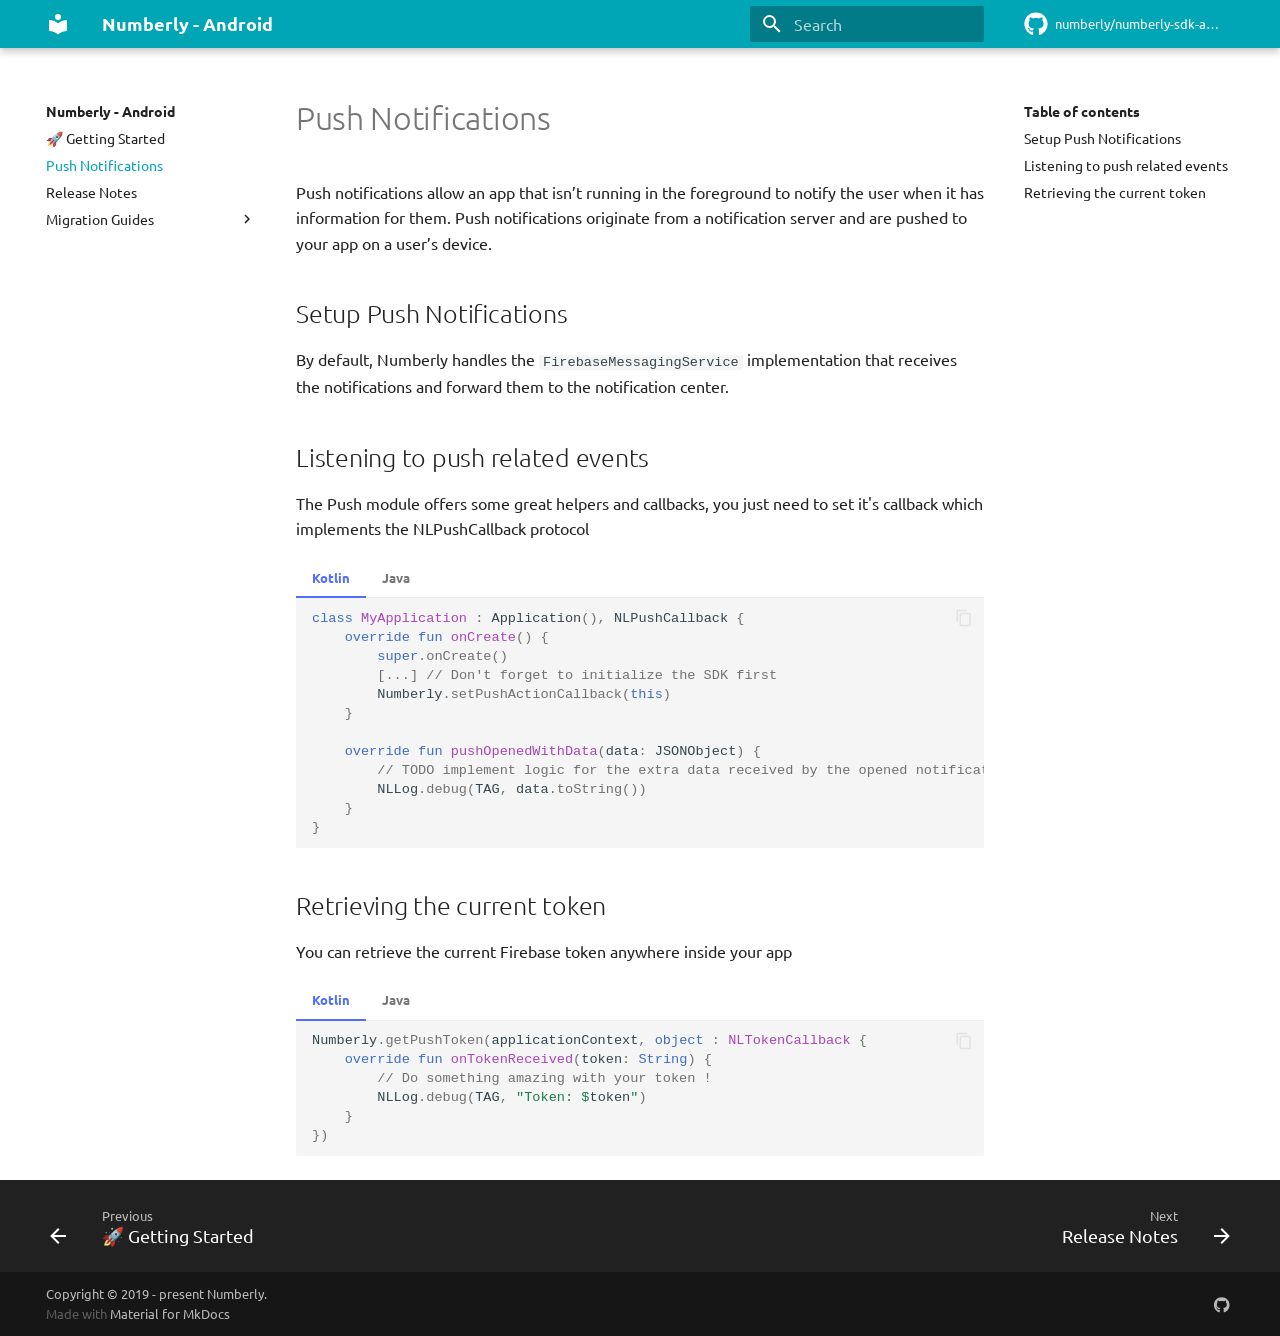
<file: push-notifications/index.html>
<!doctype html><html lang=en class=no-js> <head><meta charset=utf-8><meta name=viewport content="width=device-width,initial-scale=1"><meta name=description content="Numberly Android SDK Docs."><link href=https://numberly.github.io/numberly-sdk-android/push-notifications/ rel=canonical><link rel=icon href=../assets/favicon.ico><meta name=generator content="mkdocs-1.3.1, mkdocs-material-8.4.1"><title>Push Notifications - Numberly - Android</title><link rel=stylesheet href=../assets/stylesheets/main.69437709.min.css><link rel=stylesheet href=../assets/stylesheets/palette.cbb835fc.min.css><link rel=preconnect href=https://fonts.gstatic.com crossorigin><link rel=stylesheet href="https://fonts.googleapis.com/css?family=Ubuntu:300,300i,400,400i,700,700i%7CUbuntu+Mono:400,400i,700,700i&display=fallback"><style>:root{--md-text-font:"Ubuntu";--md-code-font:"Ubuntu Mono"}</style><link rel=stylesheet href=../assets/css/custom.css><script>__md_scope=new URL("..",location),__md_hash=e=>[...e].reduce((e,_)=>(e<<5)-e+_.charCodeAt(0),0),__md_get=(e,_=localStorage,t=__md_scope)=>JSON.parse(_.getItem(t.pathname+"."+e)),__md_set=(e,_,t=localStorage,a=__md_scope)=>{try{t.setItem(a.pathname+"."+e,JSON.stringify(_))}catch(e){}}</script></head> <body dir=ltr data-md-color-scheme=preference data-md-color-primary data-md-color-accent> <input class=md-toggle data-md-toggle=drawer type=checkbox id=__drawer autocomplete=off> <input class=md-toggle data-md-toggle=search type=checkbox id=__search autocomplete=off> <label class=md-overlay for=__drawer></label> <div data-md-component=skip> <a href=#push-notifications class=md-skip> Skip to content </a> </div> <div data-md-component=announce> </div> <header class=md-header data-md-component=header> <nav class="md-header__inner md-grid" aria-label=Header> <a href=.. title="Numberly - Android" class="md-header__button md-logo" aria-label="Numberly - Android" data-md-component=logo> <svg xmlns=http://www.w3.org/2000/svg viewbox="0 0 24 24"><path d="M12 8a3 3 0 0 0 3-3 3 3 0 0 0-3-3 3 3 0 0 0-3 3 3 3 0 0 0 3 3m0 3.54C9.64 9.35 6.5 8 3 8v11c3.5 0 6.64 1.35 9 3.54 2.36-2.19 5.5-3.54 9-3.54V8c-3.5 0-6.64 1.35-9 3.54Z"/></svg> </a> <label class="md-header__button md-icon" for=__drawer> <svg xmlns=http://www.w3.org/2000/svg viewbox="0 0 24 24"><path d="M3 6h18v2H3V6m0 5h18v2H3v-2m0 5h18v2H3v-2Z"/></svg> </label> <div class=md-header__title data-md-component=header-title> <div class=md-header__ellipsis> <div class=md-header__topic> <span class=md-ellipsis> Numberly - Android </span> </div> <div class=md-header__topic data-md-component=header-topic> <span class=md-ellipsis> Push Notifications </span> </div> </div> </div> <label class="md-header__button md-icon" for=__search> <svg xmlns=http://www.w3.org/2000/svg viewbox="0 0 24 24"><path d="M9.5 3A6.5 6.5 0 0 1 16 9.5c0 1.61-.59 3.09-1.56 4.23l.27.27h.79l5 5-1.5 1.5-5-5v-.79l-.27-.27A6.516 6.516 0 0 1 9.5 16 6.5 6.5 0 0 1 3 9.5 6.5 6.5 0 0 1 9.5 3m0 2C7 5 5 7 5 9.5S7 14 9.5 14 14 12 14 9.5 12 5 9.5 5Z"/></svg> </label> <div class=md-search data-md-component=search role=dialog> <label class=md-search__overlay for=__search></label> <div class=md-search__inner role=search> <form class=md-search__form name=search> <input type=text class=md-search__input name=query aria-label=Search placeholder=Search autocapitalize=off autocorrect=off autocomplete=off spellcheck=false data-md-component=search-query required> <label class="md-search__icon md-icon" for=__search> <svg xmlns=http://www.w3.org/2000/svg viewbox="0 0 24 24"><path d="M9.5 3A6.5 6.5 0 0 1 16 9.5c0 1.61-.59 3.09-1.56 4.23l.27.27h.79l5 5-1.5 1.5-5-5v-.79l-.27-.27A6.516 6.516 0 0 1 9.5 16 6.5 6.5 0 0 1 3 9.5 6.5 6.5 0 0 1 9.5 3m0 2C7 5 5 7 5 9.5S7 14 9.5 14 14 12 14 9.5 12 5 9.5 5Z"/></svg> <svg xmlns=http://www.w3.org/2000/svg viewbox="0 0 24 24"><path d="M20 11v2H8l5.5 5.5-1.42 1.42L4.16 12l7.92-7.92L13.5 5.5 8 11h12Z"/></svg> </label> <nav class=md-search__options aria-label=Search> <button type=reset class="md-search__icon md-icon" aria-label=Clear tabindex=-1> <svg xmlns=http://www.w3.org/2000/svg viewbox="0 0 24 24"><path d="M19 6.41 17.59 5 12 10.59 6.41 5 5 6.41 10.59 12 5 17.59 6.41 19 12 13.41 17.59 19 19 17.59 13.41 12 19 6.41Z"/></svg> </button> </nav> </form> <div class=md-search__output> <div class=md-search__scrollwrap data-md-scrollfix> <div class=md-search-result data-md-component=search-result> <div class=md-search-result__meta> Initializing search </div> <ol class=md-search-result__list></ol> </div> </div> </div> </div> </div> <div class=md-header__source> <a href=https://github.com/numberly/numberly-sdk-android title="Go to repository" class=md-source data-md-component=source> <div class="md-source__icon md-icon"> <svg xmlns=http://www.w3.org/2000/svg viewbox="0 0 496 512"><!-- Font Awesome Free 6.1.2 by @fontawesome - https://fontawesome.com License - https://fontawesome.com/license/free (Icons: CC BY 4.0, Fonts: SIL OFL 1.1, Code: MIT License) Copyright 2022 Fonticons, Inc.--><path d="M165.9 397.4c0 2-2.3 3.6-5.2 3.6-3.3.3-5.6-1.3-5.6-3.6 0-2 2.3-3.6 5.2-3.6 3-.3 5.6 1.3 5.6 3.6zm-31.1-4.5c-.7 2 1.3 4.3 4.3 4.9 2.6 1 5.6 0 6.2-2s-1.3-4.3-4.3-5.2c-2.6-.7-5.5.3-6.2 2.3zm44.2-1.7c-2.9.7-4.9 2.6-4.6 4.9.3 2 2.9 3.3 5.9 2.6 2.9-.7 4.9-2.6 4.6-4.6-.3-1.9-3-3.2-5.9-2.9zM244.8 8C106.1 8 0 113.3 0 252c0 110.9 69.8 205.8 169.5 239.2 12.8 2.3 17.3-5.6 17.3-12.1 0-6.2-.3-40.4-.3-61.4 0 0-70 15-84.7-29.8 0 0-11.4-29.1-27.8-36.6 0 0-22.9-15.7 1.6-15.4 0 0 24.9 2 38.6 25.8 21.9 38.6 58.6 27.5 72.9 20.9 2.3-16 8.8-27.1 16-33.7-55.9-6.2-112.3-14.3-112.3-110.5 0-27.5 7.6-41.3 23.6-58.9-2.6-6.5-11.1-33.3 2.6-67.9 20.9-6.5 69 27 69 27 20-5.6 41.5-8.5 62.8-8.5s42.8 2.9 62.8 8.5c0 0 48.1-33.6 69-27 13.7 34.7 5.2 61.4 2.6 67.9 16 17.7 25.8 31.5 25.8 58.9 0 96.5-58.9 104.2-114.8 110.5 9.2 7.9 17 22.9 17 46.4 0 33.7-.3 75.4-.3 83.6 0 6.5 4.6 14.4 17.3 12.1C428.2 457.8 496 362.9 496 252 496 113.3 383.5 8 244.8 8zM97.2 352.9c-1.3 1-1 3.3.7 5.2 1.6 1.6 3.9 2.3 5.2 1 1.3-1 1-3.3-.7-5.2-1.6-1.6-3.9-2.3-5.2-1zm-10.8-8.1c-.7 1.3.3 2.9 2.3 3.9 1.6 1 3.6.7 4.3-.7.7-1.3-.3-2.9-2.3-3.9-2-.6-3.6-.3-4.3.7zm32.4 35.6c-1.6 1.3-1 4.3 1.3 6.2 2.3 2.3 5.2 2.6 6.5 1 1.3-1.3.7-4.3-1.3-6.2-2.2-2.3-5.2-2.6-6.5-1zm-11.4-14.7c-1.6 1-1.6 3.6 0 5.9 1.6 2.3 4.3 3.3 5.6 2.3 1.6-1.3 1.6-3.9 0-6.2-1.4-2.3-4-3.3-5.6-2z"/></svg> </div> <div class=md-source__repository> numberly/numberly-sdk-android </div> </a> </div> </nav> </header> <div class=md-container data-md-component=container> <main class=md-main data-md-component=main> <div class="md-main__inner md-grid"> <div class="md-sidebar md-sidebar--primary" data-md-component=sidebar data-md-type=navigation> <div class=md-sidebar__scrollwrap> <div class=md-sidebar__inner> <nav class="md-nav md-nav--primary" aria-label=Navigation data-md-level=0> <label class=md-nav__title for=__drawer> <a href=.. title="Numberly - Android" class="md-nav__button md-logo" aria-label="Numberly - Android" data-md-component=logo> <svg xmlns=http://www.w3.org/2000/svg viewbox="0 0 24 24"><path d="M12 8a3 3 0 0 0 3-3 3 3 0 0 0-3-3 3 3 0 0 0-3 3 3 3 0 0 0 3 3m0 3.54C9.64 9.35 6.5 8 3 8v11c3.5 0 6.64 1.35 9 3.54 2.36-2.19 5.5-3.54 9-3.54V8c-3.5 0-6.64 1.35-9 3.54Z"/></svg> </a> Numberly - Android </label> <div class=md-nav__source> <a href=https://github.com/numberly/numberly-sdk-android title="Go to repository" class=md-source data-md-component=source> <div class="md-source__icon md-icon"> <svg xmlns=http://www.w3.org/2000/svg viewbox="0 0 496 512"><!-- Font Awesome Free 6.1.2 by @fontawesome - https://fontawesome.com License - https://fontawesome.com/license/free (Icons: CC BY 4.0, Fonts: SIL OFL 1.1, Code: MIT License) Copyright 2022 Fonticons, Inc.--><path d="M165.9 397.4c0 2-2.3 3.6-5.2 3.6-3.3.3-5.6-1.3-5.6-3.6 0-2 2.3-3.6 5.2-3.6 3-.3 5.6 1.3 5.6 3.6zm-31.1-4.5c-.7 2 1.3 4.3 4.3 4.9 2.6 1 5.6 0 6.2-2s-1.3-4.3-4.3-5.2c-2.6-.7-5.5.3-6.2 2.3zm44.2-1.7c-2.9.7-4.9 2.6-4.6 4.9.3 2 2.9 3.3 5.9 2.6 2.9-.7 4.9-2.6 4.6-4.6-.3-1.9-3-3.2-5.9-2.9zM244.8 8C106.1 8 0 113.3 0 252c0 110.9 69.8 205.8 169.5 239.2 12.8 2.3 17.3-5.6 17.3-12.1 0-6.2-.3-40.4-.3-61.4 0 0-70 15-84.7-29.8 0 0-11.4-29.1-27.8-36.6 0 0-22.9-15.7 1.6-15.4 0 0 24.9 2 38.6 25.8 21.9 38.6 58.6 27.5 72.9 20.9 2.3-16 8.8-27.1 16-33.7-55.9-6.2-112.3-14.3-112.3-110.5 0-27.5 7.6-41.3 23.6-58.9-2.6-6.5-11.1-33.3 2.6-67.9 20.9-6.5 69 27 69 27 20-5.6 41.5-8.5 62.8-8.5s42.8 2.9 62.8 8.5c0 0 48.1-33.6 69-27 13.7 34.7 5.2 61.4 2.6 67.9 16 17.7 25.8 31.5 25.8 58.9 0 96.5-58.9 104.2-114.8 110.5 9.2 7.9 17 22.9 17 46.4 0 33.7-.3 75.4-.3 83.6 0 6.5 4.6 14.4 17.3 12.1C428.2 457.8 496 362.9 496 252 496 113.3 383.5 8 244.8 8zM97.2 352.9c-1.3 1-1 3.3.7 5.2 1.6 1.6 3.9 2.3 5.2 1 1.3-1 1-3.3-.7-5.2-1.6-1.6-3.9-2.3-5.2-1zm-10.8-8.1c-.7 1.3.3 2.9 2.3 3.9 1.6 1 3.6.7 4.3-.7.7-1.3-.3-2.9-2.3-3.9-2-.6-3.6-.3-4.3.7zm32.4 35.6c-1.6 1.3-1 4.3 1.3 6.2 2.3 2.3 5.2 2.6 6.5 1 1.3-1.3.7-4.3-1.3-6.2-2.2-2.3-5.2-2.6-6.5-1zm-11.4-14.7c-1.6 1-1.6 3.6 0 5.9 1.6 2.3 4.3 3.3 5.6 2.3 1.6-1.3 1.6-3.9 0-6.2-1.4-2.3-4-3.3-5.6-2z"/></svg> </div> <div class=md-source__repository> numberly/numberly-sdk-android </div> </a> </div> <ul class=md-nav__list data-md-scrollfix> <li class=md-nav__item> <a href=.. class=md-nav__link> 🚀 Getting Started </a> </li> <li class="md-nav__item md-nav__item--active"> <input class="md-nav__toggle md-toggle" data-md-toggle=toc type=checkbox id=__toc> <label class="md-nav__link md-nav__link--active" for=__toc> Push Notifications <span class="md-nav__icon md-icon"></span> </label> <a href=./ class="md-nav__link md-nav__link--active"> Push Notifications </a> <nav class="md-nav md-nav--secondary" aria-label="Table of contents"> <label class=md-nav__title for=__toc> <span class="md-nav__icon md-icon"></span> Table of contents </label> <ul class=md-nav__list data-md-component=toc data-md-scrollfix> <li class=md-nav__item> <a href=#setup-push-notifications class=md-nav__link> Setup Push Notifications </a> </li> <li class=md-nav__item> <a href=#listening-to-push-related-events class=md-nav__link> Listening to push related events </a> </li> <li class=md-nav__item> <a href=#retrieving-the-current-token class=md-nav__link> Retrieving the current token </a> </li> </ul> </nav> </li> <li class=md-nav__item> <a href=../CHANGELOG/ class=md-nav__link> Release Notes </a> </li> <li class="md-nav__item md-nav__item--nested"> <input class="md-nav__toggle md-toggle" data-md-toggle=__nav_4 type=checkbox id=__nav_4> <label class=md-nav__link for=__nav_4> Migration Guides <span class="md-nav__icon md-icon"></span> </label> <nav class=md-nav aria-label="Migration Guides" data-md-level=1> <label class=md-nav__title for=__nav_4> <span class="md-nav__icon md-icon"></span> Migration Guides </label> <ul class=md-nav__list data-md-scrollfix> <li class=md-nav__item> <a href=../migration-guides/0-1_to_1-1/ class=md-nav__link> From 0.1 to 1.0 </a> </li> </ul> </nav> </li> </ul> </nav> </div> </div> </div> <div class="md-sidebar md-sidebar--secondary" data-md-component=sidebar data-md-type=toc> <div class=md-sidebar__scrollwrap> <div class=md-sidebar__inner> <nav class="md-nav md-nav--secondary" aria-label="Table of contents"> <label class=md-nav__title for=__toc> <span class="md-nav__icon md-icon"></span> Table of contents </label> <ul class=md-nav__list data-md-component=toc data-md-scrollfix> <li class=md-nav__item> <a href=#setup-push-notifications class=md-nav__link> Setup Push Notifications </a> </li> <li class=md-nav__item> <a href=#listening-to-push-related-events class=md-nav__link> Listening to push related events </a> </li> <li class=md-nav__item> <a href=#retrieving-the-current-token class=md-nav__link> Retrieving the current token </a> </li> </ul> </nav> </div> </div> </div> <div class=md-content data-md-component=content> <article class="md-content__inner md-typeset"> <h1 id=push-notifications>Push Notifications<a class=headerlink href=#push-notifications title="Permanent link">&para;</a></h1> <p>Push notifications allow an app that isn’t running in the foreground to notify the user when it has information for them. Push notifications originate from a notification server and are pushed to your app on a user’s device.</p> <h2 id=setup-push-notifications>Setup Push Notifications<a class=headerlink href=#setup-push-notifications title="Permanent link">&para;</a></h2> <p>By default, Numberly handles the <code>FirebaseMessagingService</code> implementation that receives the notifications and forward them to the notification center.</p> <h2 id=listening-to-push-related-events>Listening to push related events<a class=headerlink href=#listening-to-push-related-events title="Permanent link">&para;</a></h2> <p>The Push module offers some great helpers and callbacks, you just need to set it's callback which implements the NLPushCallback protocol</p> <div class="tabbed-set tabbed-alternate" data-tabs=1:2><input checked=checked id=__tabbed_1_1 name=__tabbed_1 type=radio><input id=__tabbed_1_2 name=__tabbed_1 type=radio><div class=tabbed-labels><label for=__tabbed_1_1>Kotlin</label><label for=__tabbed_1_2>Java</label></div> <div class=tabbed-content> <div class=tabbed-block> <div class=highlight><pre><span></span><code><span class=kd>class</span><span class=w> </span><span class=nc>MyApplication</span><span class=w> </span><span class=p>:</span><span class=w> </span><span class=n>Application</span><span class=p>(),</span><span class=w> </span><span class=n>NLPushCallback</span><span class=w> </span><span class=p>{</span><span class=w></span>
<span class=w>    </span><span class=kd>override</span><span class=w> </span><span class=kd>fun</span><span class=w> </span><span class=nf>onCreate</span><span class=p>()</span><span class=w> </span><span class=p>{</span><span class=w></span>
<span class=w>        </span><span class=k>super</span><span class=p>.</span><span class=na>onCreate</span><span class=p>()</span><span class=w></span>
<span class=w>        </span><span class=o>[</span><span class=p>...</span><span class=o>]</span><span class=w> </span><span class=c1>// Don&#39;t forget to initialize the SDK first</span><span class=w></span>
<span class=w>        </span><span class=n>Numberly</span><span class=p>.</span><span class=na>setPushActionCallback</span><span class=p>(</span><span class=k>this</span><span class=p>)</span><span class=w></span>
<span class=w>    </span><span class=p>}</span><span class=w></span>

<span class=w>    </span><span class=kd>override</span><span class=w> </span><span class=kd>fun</span><span class=w> </span><span class=nf>pushOpenedWithData</span><span class=p>(</span><span class=n>data</span><span class=p>:</span><span class=w> </span><span class=n>JSONObject</span><span class=p>)</span><span class=w> </span><span class=p>{</span><span class=w></span>
<span class=w>        </span><span class=c1>// TODO implement logic for the extra data received by the opened notification</span><span class=w></span>
<span class=w>        </span><span class=n>NLLog</span><span class=p>.</span><span class=na>debug</span><span class=p>(</span><span class=n>TAG</span><span class=p>,</span><span class=w> </span><span class=n>data</span><span class=p>.</span><span class=na>toString</span><span class=p>())</span><span class=w></span>
<span class=w>    </span><span class=p>}</span><span class=w></span>
<span class=p>}</span><span class=w></span>
</code></pre></div> </div> <div class=tabbed-block> <div class=highlight><pre><span></span><code><span class=kd>public</span><span class=w> </span><span class=kd>class</span> <span class=nc>MyApplication</span><span class=w> </span><span class=kd>extends</span><span class=w> </span><span class=n>Application</span><span class=w> </span><span class=kd>implements</span><span class=w> </span><span class=n>NLPushCallback</span><span class=w> </span><span class=p>{</span><span class=w></span>
<span class=w>    </span><span class=nd>@Override</span><span class=w></span>
<span class=w>    </span><span class=kd>public</span><span class=w> </span><span class=kt>void</span><span class=w> </span><span class=nf>onCreate</span><span class=p>()</span><span class=w> </span><span class=p>{</span><span class=w></span>
<span class=w>        </span><span class=kd>super</span><span class=p>.</span><span class=na>onCreate</span><span class=p>();</span><span class=w></span>
<span class=w>        </span><span class=o>[</span><span class=p>...</span><span class=o>]</span><span class=w> </span><span class=c1>// Don&#39;t forget to initialize the SDK first</span><span class=w></span>
<span class=w>        </span><span class=n>Numberly</span><span class=p>.</span><span class=na>setPushActionCallback</span><span class=p>(</span><span class=k>this</span><span class=p>);</span><span class=w></span>
<span class=w>    </span><span class=p>}</span><span class=w></span>

<span class=w>    </span><span class=nd>@Override</span><span class=w></span>
<span class=w>    </span><span class=kd>public</span><span class=w> </span><span class=kt>void</span><span class=w> </span><span class=nf>pushOpenedWithData</span><span class=p>(</span><span class=n>JSONObject</span><span class=w> </span><span class=n>data</span><span class=p>)</span><span class=w> </span><span class=p>{</span><span class=w></span>
<span class=w>        </span><span class=c1>// TODO implement logic for the extra data received by the opened notification</span><span class=w></span>
<span class=w>        </span><span class=n>NLLog</span><span class=p>.</span><span class=na>debug</span><span class=p>(</span><span class=n>TAG</span><span class=p>,</span><span class=w> </span><span class=n>data</span><span class=p>.</span><span class=na>toString</span><span class=p>());</span><span class=w></span>
<span class=w>    </span><span class=p>}</span><span class=w></span>
<span class=p>}</span><span class=w></span>
</code></pre></div> </div> </div> </div> <h2 id=retrieving-the-current-token>Retrieving the current token<a class=headerlink href=#retrieving-the-current-token title="Permanent link">&para;</a></h2> <p>You can retrieve the current Firebase token anywhere inside your app</p> <div class="tabbed-set tabbed-alternate" data-tabs=2:2><input checked=checked id=__tabbed_2_1 name=__tabbed_2 type=radio><input id=__tabbed_2_2 name=__tabbed_2 type=radio><div class=tabbed-labels><label for=__tabbed_2_1>Kotlin</label><label for=__tabbed_2_2>Java</label></div> <div class=tabbed-content> <div class=tabbed-block> <div class=highlight><pre><span></span><code><span class=n>Numberly</span><span class=p>.</span><span class=na>getPushToken</span><span class=p>(</span><span class=n>applicationContext</span><span class=p>,</span><span class=w> </span><span class=k>object</span><span class=w> </span><span class=p>:</span><span class=w> </span><span class=nc>NLTokenCallback</span><span class=w> </span><span class=p>{</span><span class=w></span>
<span class=w>    </span><span class=kd>override</span><span class=w> </span><span class=kd>fun</span><span class=w> </span><span class=nf>onTokenReceived</span><span class=p>(</span><span class=n>token</span><span class=p>:</span><span class=w> </span><span class=kt>String</span><span class=p>)</span><span class=w> </span><span class=p>{</span><span class=w></span>
<span class=w>        </span><span class=c1>// Do something amazing with your token !</span><span class=w></span>
<span class=w>        </span><span class=n>NLLog</span><span class=p>.</span><span class=na>debug</span><span class=p>(</span><span class=n>TAG</span><span class=p>,</span><span class=w> </span><span class=s>&quot;Token: </span><span class=si>$</span><span class=n>token</span><span class=s>&quot;</span><span class=p>)</span><span class=w></span>
<span class=w>    </span><span class=p>}</span><span class=w></span>
<span class=p>})</span><span class=w></span>
</code></pre></div> </div> <div class=tabbed-block> <div class=highlight><pre><span></span><code><span class=n>Numberly</span><span class=p>.</span><span class=na>getPushToken</span><span class=p>(</span><span class=k>new</span><span class=w> </span><span class=n>NLTokenCallback</span><span class=p>()</span><span class=w> </span><span class=p>{</span><span class=w></span>
<span class=w>    </span><span class=nd>@Override</span><span class=w></span>
<span class=w>    </span><span class=kt>void</span><span class=w> </span><span class=nf>onTokenReceived</span><span class=p>(</span><span class=n>String</span><span class=w> </span><span class=n>token</span><span class=p>)</span><span class=w> </span><span class=p>{</span><span class=w></span>
<span class=w>        </span><span class=c1>// Do something amazing with your token !</span><span class=w></span>
<span class=w>        </span><span class=n>NLLog</span><span class=p>.</span><span class=na>debug</span><span class=p>(</span><span class=n>TAG</span><span class=p>,</span><span class=w> </span><span class=s>&quot;Token: &quot;</span><span class=w> </span><span class=o>+</span><span class=w> </span><span class=n>token</span><span class=p>)</span><span class=w></span>
<span class=w>    </span><span class=p>}</span><span class=w></span>
<span class=p>})</span><span class=w></span>
</code></pre></div> </div> </div> </div> </article> <script>var tabs=__md_get("__tabs");if(Array.isArray(tabs))e:for(var set of document.querySelectorAll(".tabbed-set")){var tab,labels=set.querySelector(".tabbed-labels");for(tab of tabs)for(var label of labels.getElementsByTagName("label"))if(label.innerText.trim()===tab){var input=document.getElementById(label.htmlFor);input.checked=!0;continue e}}</script> </div> </div> </main> <footer class=md-footer> <nav class="md-footer__inner md-grid" aria-label=Footer> <a href=.. class="md-footer__link md-footer__link--prev" aria-label="Previous: 🚀 Getting Started" rel=prev> <div class="md-footer__button md-icon"> <svg xmlns=http://www.w3.org/2000/svg viewbox="0 0 24 24"><path d="M20 11v2H8l5.5 5.5-1.42 1.42L4.16 12l7.92-7.92L13.5 5.5 8 11h12Z"/></svg> </div> <div class=md-footer__title> <div class=md-ellipsis> <span class=md-footer__direction> Previous </span> 🚀 Getting Started </div> </div> </a> <a href=../CHANGELOG/ class="md-footer__link md-footer__link--next" aria-label="Next: Release Notes" rel=next> <div class=md-footer__title> <div class=md-ellipsis> <span class=md-footer__direction> Next </span> Release Notes </div> </div> <div class="md-footer__button md-icon"> <svg xmlns=http://www.w3.org/2000/svg viewbox="0 0 24 24"><path d="M4 11v2h12l-5.5 5.5 1.42 1.42L19.84 12l-7.92-7.92L10.5 5.5 16 11H4Z"/></svg> </div> </a> </nav> <div class="md-footer-meta md-typeset"> <div class="md-footer-meta__inner md-grid"> <div class=md-copyright> <div class=md-copyright__highlight> Copyright &copy; 2019 - present Numberly. </div> Made with <a href=https://squidfunk.github.io/mkdocs-material/ target=_blank rel=noopener> Material for MkDocs </a> </div> <div class=md-social> <a href=https://github.com/numberly target=_blank rel=noopener title=github.com class=md-social__link> <svg xmlns=http://www.w3.org/2000/svg viewbox="0 0 496 512"><!-- Font Awesome Free 6.1.2 by @fontawesome - https://fontawesome.com License - https://fontawesome.com/license/free (Icons: CC BY 4.0, Fonts: SIL OFL 1.1, Code: MIT License) Copyright 2022 Fonticons, Inc.--><path d="M165.9 397.4c0 2-2.3 3.6-5.2 3.6-3.3.3-5.6-1.3-5.6-3.6 0-2 2.3-3.6 5.2-3.6 3-.3 5.6 1.3 5.6 3.6zm-31.1-4.5c-.7 2 1.3 4.3 4.3 4.9 2.6 1 5.6 0 6.2-2s-1.3-4.3-4.3-5.2c-2.6-.7-5.5.3-6.2 2.3zm44.2-1.7c-2.9.7-4.9 2.6-4.6 4.9.3 2 2.9 3.3 5.9 2.6 2.9-.7 4.9-2.6 4.6-4.6-.3-1.9-3-3.2-5.9-2.9zM244.8 8C106.1 8 0 113.3 0 252c0 110.9 69.8 205.8 169.5 239.2 12.8 2.3 17.3-5.6 17.3-12.1 0-6.2-.3-40.4-.3-61.4 0 0-70 15-84.7-29.8 0 0-11.4-29.1-27.8-36.6 0 0-22.9-15.7 1.6-15.4 0 0 24.9 2 38.6 25.8 21.9 38.6 58.6 27.5 72.9 20.9 2.3-16 8.8-27.1 16-33.7-55.9-6.2-112.3-14.3-112.3-110.5 0-27.5 7.6-41.3 23.6-58.9-2.6-6.5-11.1-33.3 2.6-67.9 20.9-6.5 69 27 69 27 20-5.6 41.5-8.5 62.8-8.5s42.8 2.9 62.8 8.5c0 0 48.1-33.6 69-27 13.7 34.7 5.2 61.4 2.6 67.9 16 17.7 25.8 31.5 25.8 58.9 0 96.5-58.9 104.2-114.8 110.5 9.2 7.9 17 22.9 17 46.4 0 33.7-.3 75.4-.3 83.6 0 6.5 4.6 14.4 17.3 12.1C428.2 457.8 496 362.9 496 252 496 113.3 383.5 8 244.8 8zM97.2 352.9c-1.3 1-1 3.3.7 5.2 1.6 1.6 3.9 2.3 5.2 1 1.3-1 1-3.3-.7-5.2-1.6-1.6-3.9-2.3-5.2-1zm-10.8-8.1c-.7 1.3.3 2.9 2.3 3.9 1.6 1 3.6.7 4.3-.7.7-1.3-.3-2.9-2.3-3.9-2-.6-3.6-.3-4.3.7zm32.4 35.6c-1.6 1.3-1 4.3 1.3 6.2 2.3 2.3 5.2 2.6 6.5 1 1.3-1.3.7-4.3-1.3-6.2-2.2-2.3-5.2-2.6-6.5-1zm-11.4-14.7c-1.6 1-1.6 3.6 0 5.9 1.6 2.3 4.3 3.3 5.6 2.3 1.6-1.3 1.6-3.9 0-6.2-1.4-2.3-4-3.3-5.6-2z"/></svg> </a> </div> </div> </div> </footer> </div> <div class=md-dialog data-md-component=dialog> <div class="md-dialog__inner md-typeset"></div> </div> <script id=__config type=application/json>{"base": "..", "features": ["content.tabs.link"], "search": "../assets/javascripts/workers/search.ecf98df9.min.js", "translations": {"clipboard.copied": "Copied to clipboard", "clipboard.copy": "Copy to clipboard", "search.config.lang": "en", "search.config.pipeline": "trimmer, stopWordFilter", "search.config.separator": "[\\s\\-]+", "search.placeholder": "Search", "search.result.more.one": "1 more on this page", "search.result.more.other": "# more on this page", "search.result.none": "No matching documents", "search.result.one": "1 matching document", "search.result.other": "# matching documents", "search.result.placeholder": "Type to start searching", "search.result.term.missing": "Missing", "select.version.title": "Select version"}}</script> <script src=../assets/javascripts/bundle.9c69f0bc.min.js></script> </body> </html>
</file>
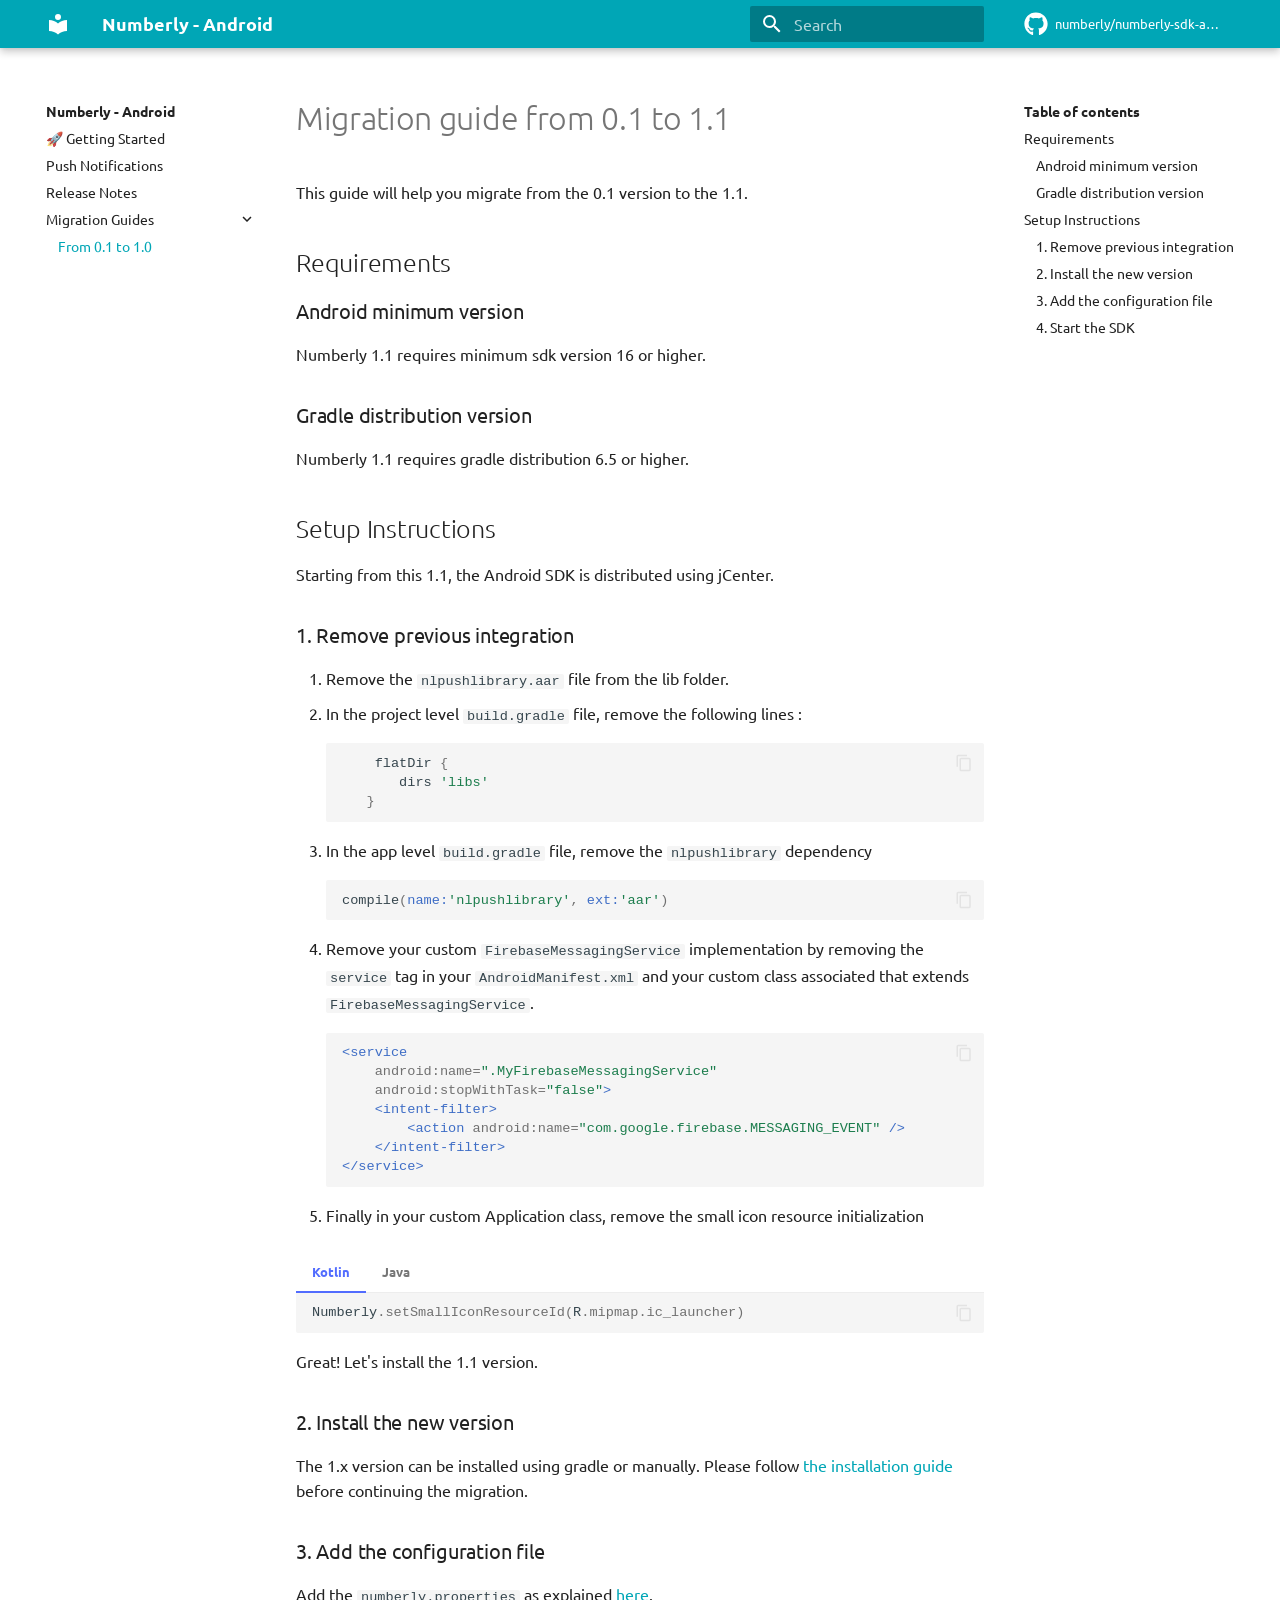
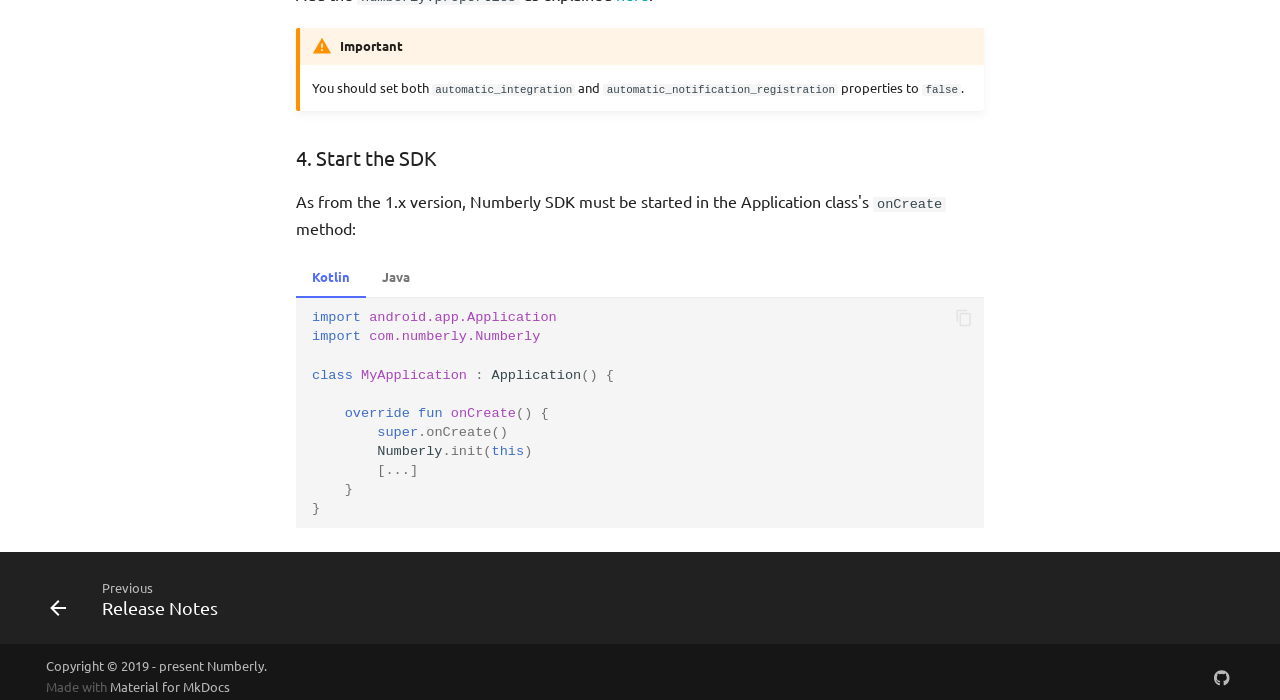
<file: migration-guides/0-1_to_1-1/index.html>
<!doctype html><html lang=en class=no-js> <head><meta charset=utf-8><meta name=viewport content="width=device-width,initial-scale=1"><meta name=description content="Numberly Android SDK Docs."><link href=https://numberly.github.io/numberly-sdk-android/migration-guides/0-1_to_1-1/ rel=canonical><link rel=icon href=../../assets/favicon.ico><meta name=generator content="mkdocs-1.3.1, mkdocs-material-8.4.1"><title>From 0.1 to 1.0 - Numberly - Android</title><link rel=stylesheet href=../../assets/stylesheets/main.69437709.min.css><link rel=stylesheet href=../../assets/stylesheets/palette.cbb835fc.min.css><link rel=preconnect href=https://fonts.gstatic.com crossorigin><link rel=stylesheet href="https://fonts.googleapis.com/css?family=Ubuntu:300,300i,400,400i,700,700i%7CUbuntu+Mono:400,400i,700,700i&display=fallback"><style>:root{--md-text-font:"Ubuntu";--md-code-font:"Ubuntu Mono"}</style><link rel=stylesheet href=../../assets/css/custom.css><script>__md_scope=new URL("../..",location),__md_hash=e=>[...e].reduce((e,_)=>(e<<5)-e+_.charCodeAt(0),0),__md_get=(e,_=localStorage,t=__md_scope)=>JSON.parse(_.getItem(t.pathname+"."+e)),__md_set=(e,_,t=localStorage,a=__md_scope)=>{try{t.setItem(a.pathname+"."+e,JSON.stringify(_))}catch(e){}}</script></head> <body dir=ltr data-md-color-scheme=preference data-md-color-primary data-md-color-accent> <input class=md-toggle data-md-toggle=drawer type=checkbox id=__drawer autocomplete=off> <input class=md-toggle data-md-toggle=search type=checkbox id=__search autocomplete=off> <label class=md-overlay for=__drawer></label> <div data-md-component=skip> <a href=#migration-guide-from-01-to-11 class=md-skip> Skip to content </a> </div> <div data-md-component=announce> </div> <header class=md-header data-md-component=header> <nav class="md-header__inner md-grid" aria-label=Header> <a href=../.. title="Numberly - Android" class="md-header__button md-logo" aria-label="Numberly - Android" data-md-component=logo> <svg xmlns=http://www.w3.org/2000/svg viewbox="0 0 24 24"><path d="M12 8a3 3 0 0 0 3-3 3 3 0 0 0-3-3 3 3 0 0 0-3 3 3 3 0 0 0 3 3m0 3.54C9.64 9.35 6.5 8 3 8v11c3.5 0 6.64 1.35 9 3.54 2.36-2.19 5.5-3.54 9-3.54V8c-3.5 0-6.64 1.35-9 3.54Z"/></svg> </a> <label class="md-header__button md-icon" for=__drawer> <svg xmlns=http://www.w3.org/2000/svg viewbox="0 0 24 24"><path d="M3 6h18v2H3V6m0 5h18v2H3v-2m0 5h18v2H3v-2Z"/></svg> </label> <div class=md-header__title data-md-component=header-title> <div class=md-header__ellipsis> <div class=md-header__topic> <span class=md-ellipsis> Numberly - Android </span> </div> <div class=md-header__topic data-md-component=header-topic> <span class=md-ellipsis> From 0.1 to 1.0 </span> </div> </div> </div> <label class="md-header__button md-icon" for=__search> <svg xmlns=http://www.w3.org/2000/svg viewbox="0 0 24 24"><path d="M9.5 3A6.5 6.5 0 0 1 16 9.5c0 1.61-.59 3.09-1.56 4.23l.27.27h.79l5 5-1.5 1.5-5-5v-.79l-.27-.27A6.516 6.516 0 0 1 9.5 16 6.5 6.5 0 0 1 3 9.5 6.5 6.5 0 0 1 9.5 3m0 2C7 5 5 7 5 9.5S7 14 9.5 14 14 12 14 9.5 12 5 9.5 5Z"/></svg> </label> <div class=md-search data-md-component=search role=dialog> <label class=md-search__overlay for=__search></label> <div class=md-search__inner role=search> <form class=md-search__form name=search> <input type=text class=md-search__input name=query aria-label=Search placeholder=Search autocapitalize=off autocorrect=off autocomplete=off spellcheck=false data-md-component=search-query required> <label class="md-search__icon md-icon" for=__search> <svg xmlns=http://www.w3.org/2000/svg viewbox="0 0 24 24"><path d="M9.5 3A6.5 6.5 0 0 1 16 9.5c0 1.61-.59 3.09-1.56 4.23l.27.27h.79l5 5-1.5 1.5-5-5v-.79l-.27-.27A6.516 6.516 0 0 1 9.5 16 6.5 6.5 0 0 1 3 9.5 6.5 6.5 0 0 1 9.5 3m0 2C7 5 5 7 5 9.5S7 14 9.5 14 14 12 14 9.5 12 5 9.5 5Z"/></svg> <svg xmlns=http://www.w3.org/2000/svg viewbox="0 0 24 24"><path d="M20 11v2H8l5.5 5.5-1.42 1.42L4.16 12l7.92-7.92L13.5 5.5 8 11h12Z"/></svg> </label> <nav class=md-search__options aria-label=Search> <button type=reset class="md-search__icon md-icon" aria-label=Clear tabindex=-1> <svg xmlns=http://www.w3.org/2000/svg viewbox="0 0 24 24"><path d="M19 6.41 17.59 5 12 10.59 6.41 5 5 6.41 10.59 12 5 17.59 6.41 19 12 13.41 17.59 19 19 17.59 13.41 12 19 6.41Z"/></svg> </button> </nav> </form> <div class=md-search__output> <div class=md-search__scrollwrap data-md-scrollfix> <div class=md-search-result data-md-component=search-result> <div class=md-search-result__meta> Initializing search </div> <ol class=md-search-result__list></ol> </div> </div> </div> </div> </div> <div class=md-header__source> <a href=https://github.com/numberly/numberly-sdk-android title="Go to repository" class=md-source data-md-component=source> <div class="md-source__icon md-icon"> <svg xmlns=http://www.w3.org/2000/svg viewbox="0 0 496 512"><!-- Font Awesome Free 6.1.2 by @fontawesome - https://fontawesome.com License - https://fontawesome.com/license/free (Icons: CC BY 4.0, Fonts: SIL OFL 1.1, Code: MIT License) Copyright 2022 Fonticons, Inc.--><path d="M165.9 397.4c0 2-2.3 3.6-5.2 3.6-3.3.3-5.6-1.3-5.6-3.6 0-2 2.3-3.6 5.2-3.6 3-.3 5.6 1.3 5.6 3.6zm-31.1-4.5c-.7 2 1.3 4.3 4.3 4.9 2.6 1 5.6 0 6.2-2s-1.3-4.3-4.3-5.2c-2.6-.7-5.5.3-6.2 2.3zm44.2-1.7c-2.9.7-4.9 2.6-4.6 4.9.3 2 2.9 3.3 5.9 2.6 2.9-.7 4.9-2.6 4.6-4.6-.3-1.9-3-3.2-5.9-2.9zM244.8 8C106.1 8 0 113.3 0 252c0 110.9 69.8 205.8 169.5 239.2 12.8 2.3 17.3-5.6 17.3-12.1 0-6.2-.3-40.4-.3-61.4 0 0-70 15-84.7-29.8 0 0-11.4-29.1-27.8-36.6 0 0-22.9-15.7 1.6-15.4 0 0 24.9 2 38.6 25.8 21.9 38.6 58.6 27.5 72.9 20.9 2.3-16 8.8-27.1 16-33.7-55.9-6.2-112.3-14.3-112.3-110.5 0-27.5 7.6-41.3 23.6-58.9-2.6-6.5-11.1-33.3 2.6-67.9 20.9-6.5 69 27 69 27 20-5.6 41.5-8.5 62.8-8.5s42.8 2.9 62.8 8.5c0 0 48.1-33.6 69-27 13.7 34.7 5.2 61.4 2.6 67.9 16 17.7 25.8 31.5 25.8 58.9 0 96.5-58.9 104.2-114.8 110.5 9.2 7.9 17 22.9 17 46.4 0 33.7-.3 75.4-.3 83.6 0 6.5 4.6 14.4 17.3 12.1C428.2 457.8 496 362.9 496 252 496 113.3 383.5 8 244.8 8zM97.2 352.9c-1.3 1-1 3.3.7 5.2 1.6 1.6 3.9 2.3 5.2 1 1.3-1 1-3.3-.7-5.2-1.6-1.6-3.9-2.3-5.2-1zm-10.8-8.1c-.7 1.3.3 2.9 2.3 3.9 1.6 1 3.6.7 4.3-.7.7-1.3-.3-2.9-2.3-3.9-2-.6-3.6-.3-4.3.7zm32.4 35.6c-1.6 1.3-1 4.3 1.3 6.2 2.3 2.3 5.2 2.6 6.5 1 1.3-1.3.7-4.3-1.3-6.2-2.2-2.3-5.2-2.6-6.5-1zm-11.4-14.7c-1.6 1-1.6 3.6 0 5.9 1.6 2.3 4.3 3.3 5.6 2.3 1.6-1.3 1.6-3.9 0-6.2-1.4-2.3-4-3.3-5.6-2z"/></svg> </div> <div class=md-source__repository> numberly/numberly-sdk-android </div> </a> </div> </nav> </header> <div class=md-container data-md-component=container> <main class=md-main data-md-component=main> <div class="md-main__inner md-grid"> <div class="md-sidebar md-sidebar--primary" data-md-component=sidebar data-md-type=navigation> <div class=md-sidebar__scrollwrap> <div class=md-sidebar__inner> <nav class="md-nav md-nav--primary" aria-label=Navigation data-md-level=0> <label class=md-nav__title for=__drawer> <a href=../.. title="Numberly - Android" class="md-nav__button md-logo" aria-label="Numberly - Android" data-md-component=logo> <svg xmlns=http://www.w3.org/2000/svg viewbox="0 0 24 24"><path d="M12 8a3 3 0 0 0 3-3 3 3 0 0 0-3-3 3 3 0 0 0-3 3 3 3 0 0 0 3 3m0 3.54C9.64 9.35 6.5 8 3 8v11c3.5 0 6.64 1.35 9 3.54 2.36-2.19 5.5-3.54 9-3.54V8c-3.5 0-6.64 1.35-9 3.54Z"/></svg> </a> Numberly - Android </label> <div class=md-nav__source> <a href=https://github.com/numberly/numberly-sdk-android title="Go to repository" class=md-source data-md-component=source> <div class="md-source__icon md-icon"> <svg xmlns=http://www.w3.org/2000/svg viewbox="0 0 496 512"><!-- Font Awesome Free 6.1.2 by @fontawesome - https://fontawesome.com License - https://fontawesome.com/license/free (Icons: CC BY 4.0, Fonts: SIL OFL 1.1, Code: MIT License) Copyright 2022 Fonticons, Inc.--><path d="M165.9 397.4c0 2-2.3 3.6-5.2 3.6-3.3.3-5.6-1.3-5.6-3.6 0-2 2.3-3.6 5.2-3.6 3-.3 5.6 1.3 5.6 3.6zm-31.1-4.5c-.7 2 1.3 4.3 4.3 4.9 2.6 1 5.6 0 6.2-2s-1.3-4.3-4.3-5.2c-2.6-.7-5.5.3-6.2 2.3zm44.2-1.7c-2.9.7-4.9 2.6-4.6 4.9.3 2 2.9 3.3 5.9 2.6 2.9-.7 4.9-2.6 4.6-4.6-.3-1.9-3-3.2-5.9-2.9zM244.8 8C106.1 8 0 113.3 0 252c0 110.9 69.8 205.8 169.5 239.2 12.8 2.3 17.3-5.6 17.3-12.1 0-6.2-.3-40.4-.3-61.4 0 0-70 15-84.7-29.8 0 0-11.4-29.1-27.8-36.6 0 0-22.9-15.7 1.6-15.4 0 0 24.9 2 38.6 25.8 21.9 38.6 58.6 27.5 72.9 20.9 2.3-16 8.8-27.1 16-33.7-55.9-6.2-112.3-14.3-112.3-110.5 0-27.5 7.6-41.3 23.6-58.9-2.6-6.5-11.1-33.3 2.6-67.9 20.9-6.5 69 27 69 27 20-5.6 41.5-8.5 62.8-8.5s42.8 2.9 62.8 8.5c0 0 48.1-33.6 69-27 13.7 34.7 5.2 61.4 2.6 67.9 16 17.7 25.8 31.5 25.8 58.9 0 96.5-58.9 104.2-114.8 110.5 9.2 7.9 17 22.9 17 46.4 0 33.7-.3 75.4-.3 83.6 0 6.5 4.6 14.4 17.3 12.1C428.2 457.8 496 362.9 496 252 496 113.3 383.5 8 244.8 8zM97.2 352.9c-1.3 1-1 3.3.7 5.2 1.6 1.6 3.9 2.3 5.2 1 1.3-1 1-3.3-.7-5.2-1.6-1.6-3.9-2.3-5.2-1zm-10.8-8.1c-.7 1.3.3 2.9 2.3 3.9 1.6 1 3.6.7 4.3-.7.7-1.3-.3-2.9-2.3-3.9-2-.6-3.6-.3-4.3.7zm32.4 35.6c-1.6 1.3-1 4.3 1.3 6.2 2.3 2.3 5.2 2.6 6.5 1 1.3-1.3.7-4.3-1.3-6.2-2.2-2.3-5.2-2.6-6.5-1zm-11.4-14.7c-1.6 1-1.6 3.6 0 5.9 1.6 2.3 4.3 3.3 5.6 2.3 1.6-1.3 1.6-3.9 0-6.2-1.4-2.3-4-3.3-5.6-2z"/></svg> </div> <div class=md-source__repository> numberly/numberly-sdk-android </div> </a> </div> <ul class=md-nav__list data-md-scrollfix> <li class=md-nav__item> <a href=../.. class=md-nav__link> 🚀 Getting Started </a> </li> <li class=md-nav__item> <a href=../../push-notifications/ class=md-nav__link> Push Notifications </a> </li> <li class=md-nav__item> <a href=../../CHANGELOG/ class=md-nav__link> Release Notes </a> </li> <li class="md-nav__item md-nav__item--active md-nav__item--nested"> <input class="md-nav__toggle md-toggle" data-md-toggle=__nav_4 type=checkbox id=__nav_4 checked> <label class=md-nav__link for=__nav_4> Migration Guides <span class="md-nav__icon md-icon"></span> </label> <nav class=md-nav aria-label="Migration Guides" data-md-level=1> <label class=md-nav__title for=__nav_4> <span class="md-nav__icon md-icon"></span> Migration Guides </label> <ul class=md-nav__list data-md-scrollfix> <li class="md-nav__item md-nav__item--active"> <input class="md-nav__toggle md-toggle" data-md-toggle=toc type=checkbox id=__toc> <label class="md-nav__link md-nav__link--active" for=__toc> From 0.1 to 1.0 <span class="md-nav__icon md-icon"></span> </label> <a href=./ class="md-nav__link md-nav__link--active"> From 0.1 to 1.0 </a> <nav class="md-nav md-nav--secondary" aria-label="Table of contents"> <label class=md-nav__title for=__toc> <span class="md-nav__icon md-icon"></span> Table of contents </label> <ul class=md-nav__list data-md-component=toc data-md-scrollfix> <li class=md-nav__item> <a href=#requirements class=md-nav__link> Requirements </a> <nav class=md-nav aria-label=Requirements> <ul class=md-nav__list> <li class=md-nav__item> <a href=#android-minimum-version class=md-nav__link> Android minimum version </a> </li> <li class=md-nav__item> <a href=#gradle-distribution-version class=md-nav__link> Gradle distribution version </a> </li> </ul> </nav> </li> <li class=md-nav__item> <a href=#setup-instructions class=md-nav__link> Setup Instructions </a> <nav class=md-nav aria-label="Setup Instructions"> <ul class=md-nav__list> <li class=md-nav__item> <a href=#1-remove-previous-integration class=md-nav__link> 1. Remove previous integration </a> </li> <li class=md-nav__item> <a href=#2-install-the-new-version class=md-nav__link> 2. Install the new version </a> </li> <li class=md-nav__item> <a href=#3-add-the-configuration-file class=md-nav__link> 3. Add the configuration file </a> </li> <li class=md-nav__item> <a href=#4-start-the-sdk class=md-nav__link> 4. Start the SDK </a> </li> </ul> </nav> </li> </ul> </nav> </li> </ul> </nav> </li> </ul> </nav> </div> </div> </div> <div class="md-sidebar md-sidebar--secondary" data-md-component=sidebar data-md-type=toc> <div class=md-sidebar__scrollwrap> <div class=md-sidebar__inner> <nav class="md-nav md-nav--secondary" aria-label="Table of contents"> <label class=md-nav__title for=__toc> <span class="md-nav__icon md-icon"></span> Table of contents </label> <ul class=md-nav__list data-md-component=toc data-md-scrollfix> <li class=md-nav__item> <a href=#requirements class=md-nav__link> Requirements </a> <nav class=md-nav aria-label=Requirements> <ul class=md-nav__list> <li class=md-nav__item> <a href=#android-minimum-version class=md-nav__link> Android minimum version </a> </li> <li class=md-nav__item> <a href=#gradle-distribution-version class=md-nav__link> Gradle distribution version </a> </li> </ul> </nav> </li> <li class=md-nav__item> <a href=#setup-instructions class=md-nav__link> Setup Instructions </a> <nav class=md-nav aria-label="Setup Instructions"> <ul class=md-nav__list> <li class=md-nav__item> <a href=#1-remove-previous-integration class=md-nav__link> 1. Remove previous integration </a> </li> <li class=md-nav__item> <a href=#2-install-the-new-version class=md-nav__link> 2. Install the new version </a> </li> <li class=md-nav__item> <a href=#3-add-the-configuration-file class=md-nav__link> 3. Add the configuration file </a> </li> <li class=md-nav__item> <a href=#4-start-the-sdk class=md-nav__link> 4. Start the SDK </a> </li> </ul> </nav> </li> </ul> </nav> </div> </div> </div> <div class=md-content data-md-component=content> <article class="md-content__inner md-typeset"> <h1 id=migration-guide-from-01-to-11>Migration guide from 0.1 to 1.1<a class=headerlink href=#migration-guide-from-01-to-11 title="Permanent link">&para;</a></h1> <p>This guide will help you migrate from the 0.1 version to the 1.1. </p> <h2 id=requirements>Requirements<a class=headerlink href=#requirements title="Permanent link">&para;</a></h2> <h3 id=android-minimum-version>Android minimum version<a class=headerlink href=#android-minimum-version title="Permanent link">&para;</a></h3> <p>Numberly 1.1 requires minimum sdk version 16 or higher. </p> <h3 id=gradle-distribution-version>Gradle distribution version<a class=headerlink href=#gradle-distribution-version title="Permanent link">&para;</a></h3> <p>Numberly 1.1 requires gradle distribution 6.5 or higher. </p> <h2 id=setup-instructions>Setup Instructions<a class=headerlink href=#setup-instructions title="Permanent link">&para;</a></h2> <p>Starting from this 1.1, the Android SDK is distributed using jCenter.</p> <h3 id=1-remove-previous-integration>1. Remove previous integration<a class=headerlink href=#1-remove-previous-integration title="Permanent link">&para;</a></h3> <ol> <li>Remove the <code>nlpushlibrary.aar</code> file from the lib folder.</li> <li>In the project level <code>build.gradle</code> file, remove the following lines : <div class=highlight><pre><span></span><code><span class=w>    </span><span class=n>flatDir</span><span class=w> </span><span class=o>{</span><span class=w></span>
<span class=w>       </span><span class=n>dirs</span><span class=w> </span><span class=s1>&#39;libs&#39;</span><span class=w></span>
<span class=w>   </span><span class=o>}</span><span class=w></span>
</code></pre></div></li> <li>In the app level <code>build.gradle</code> file, remove the <code>nlpushlibrary</code> dependency <div class=highlight><pre><span></span><code><span class=n>compile</span><span class=o>(</span><span class=nl>name:</span><span class=s1>&#39;nlpushlibrary&#39;</span><span class=o>,</span><span class=w> </span><span class=nl>ext:</span><span class=s1>&#39;aar&#39;</span><span class=o>)</span><span class=w></span>
</code></pre></div></li> <li> <p>Remove your custom <code>FirebaseMessagingService</code> implementation by removing the <code>service</code> tag in your <code>AndroidManifest.xml</code> and your custom class associated that extends <code>FirebaseMessagingService</code>. <div class=highlight><pre><span></span><code><span class=nt>&lt;service</span>
    <span class=na>android:name=</span><span class=s>&quot;.MyFirebaseMessagingService&quot;</span>
    <span class=na>android:stopWithTask=</span><span class=s>&quot;false&quot;</span><span class=nt>&gt;</span>
    <span class=nt>&lt;intent-filter&gt;</span>
        <span class=nt>&lt;action</span> <span class=na>android:name=</span><span class=s>&quot;com.google.firebase.MESSAGING_EVENT&quot;</span> <span class=nt>/&gt;</span>
    <span class=nt>&lt;/intent-filter&gt;</span>
<span class=nt>&lt;/service&gt;</span>
</code></pre></div></p> </li> <li> <p>Finally in your custom Application class, remove the small icon resource initialization</p> </li> </ol> <div class="tabbed-set tabbed-alternate" data-tabs=1:2><input checked=checked id=__tabbed_1_1 name=__tabbed_1 type=radio><input id=__tabbed_1_2 name=__tabbed_1 type=radio><div class=tabbed-labels><label for=__tabbed_1_1>Kotlin</label><label for=__tabbed_1_2>Java</label></div> <div class=tabbed-content> <div class=tabbed-block> <div class=highlight><pre><span></span><code><span class=n>Numberly</span><span class=p>.</span><span class=na>setSmallIconResourceId</span><span class=p>(</span><span class=n>R</span><span class=p>.</span><span class=na>mipmap</span><span class=p>.</span><span class=na>ic_launcher</span><span class=p>)</span><span class=w></span>
</code></pre></div> </div> <div class=tabbed-block> <div class=highlight><pre><span></span><code><span class=n>Numberly</span><span class=p>.</span><span class=na>setSmallIconResourceId</span><span class=p>(</span><span class=n>R</span><span class=p>.</span><span class=na>mipmap</span><span class=p>.</span><span class=na>ic_launcher</span><span class=p>);</span><span class=w></span>
</code></pre></div> </div> </div> </div> <p>Great! Let's install the 1.1 version.</p> <h3 id=2-install-the-new-version>2. Install the new version<a class=headerlink href=#2-install-the-new-version title="Permanent link">&para;</a></h3> <p>The 1.x version can be installed using gradle or manually. Please follow <a href=../..#1-install-the-sdk target=_blank>the installation guide</a> before continuing the migration.</p> <h3 id=3-add-the-configuration-file>3. Add the configuration file<a class=headerlink href=#3-add-the-configuration-file title="Permanent link">&para;</a></h3> <p>Add the <code>numberly.properties</code> as explained <a href=../..#2-create-and-add-the-configuration-file target=_blank>here</a>. </p> <div class="admonition warning"> <p class=admonition-title>Important</p> <p>You should set both <code>automatic_integration</code> and <code>automatic_notification_registration</code> properties to <code>false</code>.</p> </div> <h3 id=4-start-the-sdk>4. Start the SDK<a class=headerlink href=#4-start-the-sdk title="Permanent link">&para;</a></h3> <p>As from the 1.x version, Numberly SDK must be started in the Application class's <code>onCreate</code> method:</p> <div class="tabbed-set tabbed-alternate" data-tabs=2:2><input checked=checked id=__tabbed_2_1 name=__tabbed_2 type=radio><input id=__tabbed_2_2 name=__tabbed_2 type=radio><div class=tabbed-labels><label for=__tabbed_2_1>Kotlin</label><label for=__tabbed_2_2>Java</label></div> <div class=tabbed-content> <div class=tabbed-block> <div class=highlight><pre><span></span><code><span class=k>import</span><span class=w> </span><span class=nn>android.app.Application</span><span class=w></span>
<span class=k>import</span><span class=w> </span><span class=nn>com.numberly.Numberly</span><span class=w></span>

<span class=kd>class</span><span class=w> </span><span class=nc>MyApplication</span><span class=w> </span><span class=p>:</span><span class=w> </span><span class=n>Application</span><span class=p>()</span><span class=w> </span><span class=p>{</span><span class=w></span>

<span class=w>    </span><span class=kd>override</span><span class=w> </span><span class=kd>fun</span><span class=w> </span><span class=nf>onCreate</span><span class=p>()</span><span class=w> </span><span class=p>{</span><span class=w></span>
<span class=w>        </span><span class=k>super</span><span class=p>.</span><span class=na>onCreate</span><span class=p>()</span><span class=w></span>
<span class=w>        </span><span class=n>Numberly</span><span class=p>.</span><span class=na>init</span><span class=p>(</span><span class=k>this</span><span class=p>)</span><span class=w></span>
<span class=w>        </span><span class=o>[</span><span class=p>...</span><span class=o>]</span><span class=w></span>
<span class=w>    </span><span class=p>}</span><span class=w></span>
<span class=p>}</span><span class=w></span>
</code></pre></div> </div> <div class=tabbed-block> <div class=highlight><pre><span></span><code><span class=kn>import</span><span class=w> </span><span class=nn>android.app.Application</span><span class=w></span>
<span class=kn>import</span><span class=w> </span><span class=nn>com.numberly.Numberly</span><span class=w></span>

<span class=kd>class</span> <span class=nc>MyApplication</span><span class=w> </span><span class=kd>extends</span><span class=w> </span><span class=n>Application</span><span class=w> </span><span class=p>{</span><span class=w></span>

<span class=w>    </span><span class=nd>@override</span><span class=w></span>
<span class=w>    </span><span class=kt>void</span><span class=w> </span><span class=nf>onCreate</span><span class=p>()</span><span class=w> </span><span class=p>{</span><span class=w></span>
<span class=w>        </span><span class=kd>super</span><span class=p>.</span><span class=na>onCreate</span><span class=p>();</span><span class=w></span>
<span class=w>        </span><span class=n>Numberly</span><span class=p>.</span><span class=na>init</span><span class=p>(</span><span class=k>this</span><span class=p>);</span><span class=w></span>
<span class=w>        </span><span class=o>[</span><span class=p>...</span><span class=o>]</span><span class=w></span>
<span class=w>    </span><span class=p>}</span><span class=w></span>
<span class=p>}</span><span class=w></span>
</code></pre></div> </div> </div> </div> </article> <script>var tabs=__md_get("__tabs");if(Array.isArray(tabs))e:for(var set of document.querySelectorAll(".tabbed-set")){var tab,labels=set.querySelector(".tabbed-labels");for(tab of tabs)for(var label of labels.getElementsByTagName("label"))if(label.innerText.trim()===tab){var input=document.getElementById(label.htmlFor);input.checked=!0;continue e}}</script> </div> </div> </main> <footer class=md-footer> <nav class="md-footer__inner md-grid" aria-label=Footer> <a href=../../CHANGELOG/ class="md-footer__link md-footer__link--prev" aria-label="Previous: Release Notes" rel=prev> <div class="md-footer__button md-icon"> <svg xmlns=http://www.w3.org/2000/svg viewbox="0 0 24 24"><path d="M20 11v2H8l5.5 5.5-1.42 1.42L4.16 12l7.92-7.92L13.5 5.5 8 11h12Z"/></svg> </div> <div class=md-footer__title> <div class=md-ellipsis> <span class=md-footer__direction> Previous </span> Release Notes </div> </div> </a> </nav> <div class="md-footer-meta md-typeset"> <div class="md-footer-meta__inner md-grid"> <div class=md-copyright> <div class=md-copyright__highlight> Copyright &copy; 2019 - present Numberly. </div> Made with <a href=https://squidfunk.github.io/mkdocs-material/ target=_blank rel=noopener> Material for MkDocs </a> </div> <div class=md-social> <a href=https://github.com/numberly target=_blank rel=noopener title=github.com class=md-social__link> <svg xmlns=http://www.w3.org/2000/svg viewbox="0 0 496 512"><!-- Font Awesome Free 6.1.2 by @fontawesome - https://fontawesome.com License - https://fontawesome.com/license/free (Icons: CC BY 4.0, Fonts: SIL OFL 1.1, Code: MIT License) Copyright 2022 Fonticons, Inc.--><path d="M165.9 397.4c0 2-2.3 3.6-5.2 3.6-3.3.3-5.6-1.3-5.6-3.6 0-2 2.3-3.6 5.2-3.6 3-.3 5.6 1.3 5.6 3.6zm-31.1-4.5c-.7 2 1.3 4.3 4.3 4.9 2.6 1 5.6 0 6.2-2s-1.3-4.3-4.3-5.2c-2.6-.7-5.5.3-6.2 2.3zm44.2-1.7c-2.9.7-4.9 2.6-4.6 4.9.3 2 2.9 3.3 5.9 2.6 2.9-.7 4.9-2.6 4.6-4.6-.3-1.9-3-3.2-5.9-2.9zM244.8 8C106.1 8 0 113.3 0 252c0 110.9 69.8 205.8 169.5 239.2 12.8 2.3 17.3-5.6 17.3-12.1 0-6.2-.3-40.4-.3-61.4 0 0-70 15-84.7-29.8 0 0-11.4-29.1-27.8-36.6 0 0-22.9-15.7 1.6-15.4 0 0 24.9 2 38.6 25.8 21.9 38.6 58.6 27.5 72.9 20.9 2.3-16 8.8-27.1 16-33.7-55.9-6.2-112.3-14.3-112.3-110.5 0-27.5 7.6-41.3 23.6-58.9-2.6-6.5-11.1-33.3 2.6-67.9 20.9-6.5 69 27 69 27 20-5.6 41.5-8.5 62.8-8.5s42.8 2.9 62.8 8.5c0 0 48.1-33.6 69-27 13.7 34.7 5.2 61.4 2.6 67.9 16 17.7 25.8 31.5 25.8 58.9 0 96.5-58.9 104.2-114.8 110.5 9.2 7.9 17 22.9 17 46.4 0 33.7-.3 75.4-.3 83.6 0 6.5 4.6 14.4 17.3 12.1C428.2 457.8 496 362.9 496 252 496 113.3 383.5 8 244.8 8zM97.2 352.9c-1.3 1-1 3.3.7 5.2 1.6 1.6 3.9 2.3 5.2 1 1.3-1 1-3.3-.7-5.2-1.6-1.6-3.9-2.3-5.2-1zm-10.8-8.1c-.7 1.3.3 2.9 2.3 3.9 1.6 1 3.6.7 4.3-.7.7-1.3-.3-2.9-2.3-3.9-2-.6-3.6-.3-4.3.7zm32.4 35.6c-1.6 1.3-1 4.3 1.3 6.2 2.3 2.3 5.2 2.6 6.5 1 1.3-1.3.7-4.3-1.3-6.2-2.2-2.3-5.2-2.6-6.5-1zm-11.4-14.7c-1.6 1-1.6 3.6 0 5.9 1.6 2.3 4.3 3.3 5.6 2.3 1.6-1.3 1.6-3.9 0-6.2-1.4-2.3-4-3.3-5.6-2z"/></svg> </a> </div> </div> </div> </footer> </div> <div class=md-dialog data-md-component=dialog> <div class="md-dialog__inner md-typeset"></div> </div> <script id=__config type=application/json>{"base": "../..", "features": ["content.tabs.link"], "search": "../../assets/javascripts/workers/search.ecf98df9.min.js", "translations": {"clipboard.copied": "Copied to clipboard", "clipboard.copy": "Copy to clipboard", "search.config.lang": "en", "search.config.pipeline": "trimmer, stopWordFilter", "search.config.separator": "[\\s\\-]+", "search.placeholder": "Search", "search.result.more.one": "1 more on this page", "search.result.more.other": "# more on this page", "search.result.none": "No matching documents", "search.result.one": "1 matching document", "search.result.other": "# matching documents", "search.result.placeholder": "Type to start searching", "search.result.term.missing": "Missing", "select.version.title": "Select version"}}</script> <script src=../../assets/javascripts/bundle.9c69f0bc.min.js></script> </body> </html>
</file>
